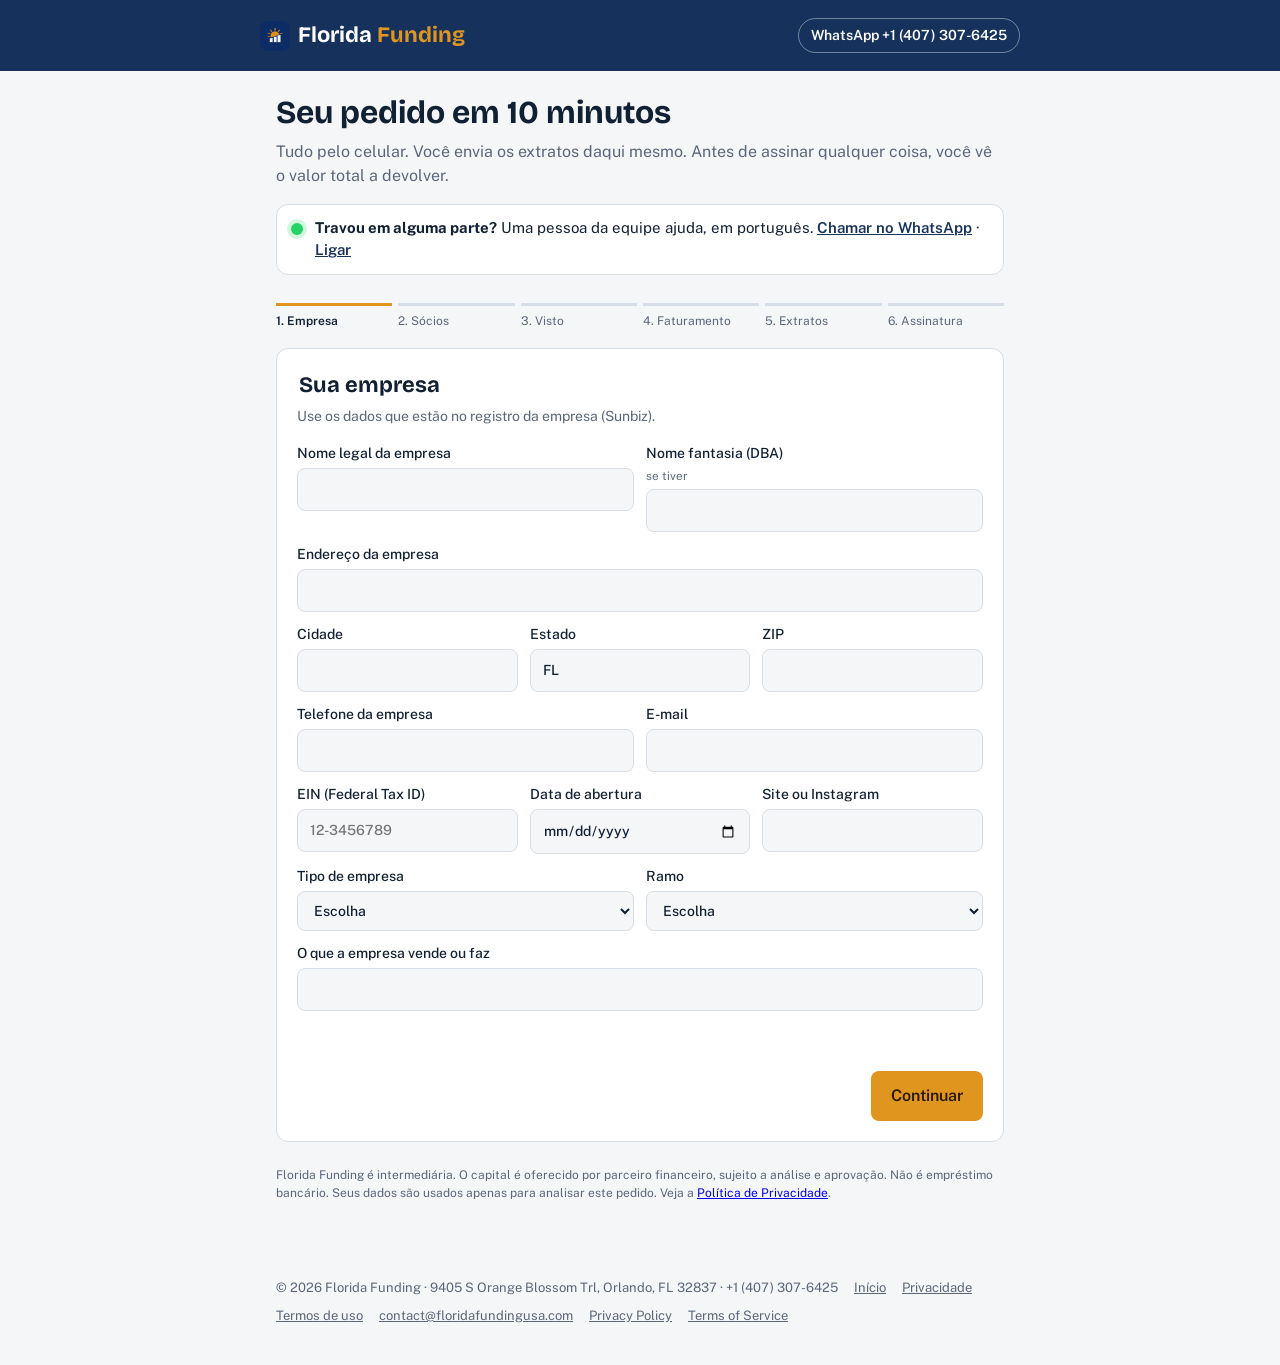
<file: aplicacao.html>
<!doctype html>
<html lang="pt-BR">
<head>
<meta charset="utf-8">
<meta name="viewport" content="width=device-width,initial-scale=1,viewport-fit=cover">
<title>Aplicação · Florida Funding</title>
<meta name="description" content="Capital de giro para empresas brasileiras em Orlando e Kissimmee. Aplicação em português, com envio de extratos pelo celular.">
<meta name="robots" content="noindex">
<link rel="canonical" href="https://floridafundingusa.com/aplicacao.html">
<link rel="icon" href="img/logo-icone.png" type="image/png">
<link rel="preconnect" href="https://fonts.googleapis.com">
<link rel="preconnect" href="https://fonts.gstatic.com" crossorigin>
<link rel="stylesheet" href="https://fonts.googleapis.com/css2?family=Bricolage+Grotesque:opsz,wght@12..96,600;12..96,700&family=Public+Sans:wght@400;500;600&display=swap">
<!-- META PIXEL: colar aqui
     Quando o Pixel do Meta for criado, descomente o bloco abaixo e troque SEU_PIXEL_ID.
     Evento sugerido no envio com sucesso: fbq('track','Lead') (já fica pronto na página obrigado.html).
<script>
!function(f,b,e,v,n,t,s){if(f.fbq)return;n=f.fbq=function(){n.callMethod?
n.callMethod.apply(n,arguments):n.queue.push(arguments)};if(!f._fbq)f._fbq=n;
n.push=n;n.loaded=!0;n.version='2.0';n.queue=[];t=b.createElement(e);t.async=!0;
t.src=v;s=b.getElementsByTagName(e)[0];s.parentNode.insertBefore(t,s)}(window,
document,'script','https://connect.facebook.net/en_US/fbevents.js');
fbq('init','SEU_PIXEL_ID');fbq('track','PageView');fbq('track','InitiateCheckout');
</script>
-->
<style>
/* ===== CONFIGURAÇÃO: endereço que recebe as aplicações (vazio = envio ainda não ligado) ===== */
:root{
  --bg:#f5f6f8;--surface:#fff;--ink:#122033;--muted:#5b6778;--line:#d7dde6;--accent:#e0951f;--navy:#16325c;--ok:#1f8a5b;--err:#b3261e;--chip:#eef1f6;
  --display:"Bricolage Grotesque",ui-sans-serif,system-ui,sans-serif;--body:"Public Sans",ui-sans-serif,system-ui,sans-serif;
}
@media (prefers-color-scheme:dark){:root{--bg:#0e1622;--surface:#152132;--ink:#e7edf5;--muted:#9aa8ba;--line:#2a3a51;--accent:#f0a93a;--navy:#8fb3ec;--ok:#4cc38a;--err:#f2867c;--chip:#1c2b40;color-scheme:dark}}
*{box-sizing:border-box}
body{margin:0;background:var(--bg);color:var(--ink);font:16px/1.5 var(--body)}
header{background:var(--navy);color:#fff;padding:18px 16px}
@media (prefers-color-scheme:dark){header{background:#0a1220}}
.hin{max-width:760px;margin:0 auto;display:flex;justify-content:space-between;align-items:center;gap:12px;flex-wrap:wrap}
.logo{font-family:var(--display);font-weight:700;font-size:22px}
.logo span{color:var(--accent)}
.wa{color:#fff;font-weight:600;text-decoration:none;border:1px solid rgba(255,255,255,.4);padding:6px 12px;border-radius:999px;font-size:14px}
.hero{max-width:760px;margin:0 auto;padding:24px 16px 4px}
h1{font-family:var(--display);font-size:clamp(24px,5vw,32px);line-height:1.15;margin:0 0 8px;text-wrap:balance}
.sub{color:var(--muted);margin:0}
.wrap{max-width:760px;margin:0 auto;padding:16px 16px 64px}
.steps{display:flex;gap:6px;margin:8px 0 18px;list-style:none;padding:0;overflow-x:auto}
.steps li{flex:1 0 90px;font-size:12px;color:var(--muted);border-top:3px solid var(--line);padding-top:6px}
.steps li.on{color:var(--ink);border-color:var(--accent);font-weight:600}
.steps li.ok{border-color:var(--ok)}
form{background:var(--surface);border:1px solid var(--line);border-radius:12px;padding:20px}
fieldset{border:0;padding:0;margin:0;display:none}
fieldset.on{display:block}
legend{font-family:var(--display);font-size:22px;font-weight:700;margin-bottom:4px}
.hint{color:var(--muted);font-size:14px;margin:0 0 16px}
.row{display:grid;grid-template-columns:repeat(auto-fit,minmax(200px,1fr));gap:12px;margin-bottom:12px}
label{display:flex;flex-direction:column;gap:4px;font-size:14px;font-weight:500;min-width:0}
label small{font-weight:400;color:var(--muted)}
input,select,textarea{font:inherit;padding:10px 12px;border:1px solid var(--line);border-radius:8px;background:var(--bg);color:var(--ink);width:100%}
input:focus,select:focus,textarea:focus{outline:2px solid var(--accent);outline-offset:1px}
.bad{border-color:var(--err)}
.chk{flex-direction:row;align-items:flex-start;gap:10px;font-weight:400}
.chk input{width:20px;height:20px;flex:0 0 auto;margin-top:2px}
h3{font-size:15px;margin:18px 0 8px;color:var(--navy)}
.drop{border:2px dashed var(--line);border-radius:10px;padding:14px;margin-bottom:12px}
.drop.over{border-color:var(--accent);background:var(--chip)}
.drop b{display:block}
.drop .files{list-style:none;padding:0;margin:8px 0 0;display:flex;flex-direction:column;gap:4px;font-size:14px}
.drop .files li{display:flex;justify-content:space-between;gap:8px;background:var(--chip);padding:6px 10px;border-radius:6px;min-width:0}
.drop .files li span{overflow:hidden;text-overflow:ellipsis;white-space:nowrap}
.drop .files button{all:unset;cursor:pointer;color:var(--err);font-size:13px}
.count{font-size:13px;color:var(--muted)}
.count.full{color:var(--ok);font-weight:600}
.nav{display:flex;justify-content:space-between;gap:12px;margin-top:20px}
button.btn{font:inherit;font-weight:600;padding:12px 20px;border-radius:8px;border:0;cursor:pointer;background:var(--accent);color:#2b1a00}
button.btn.ghost{background:transparent;color:var(--ink);border:1px solid var(--line)}
button.btn:focus-visible{outline:2px solid var(--navy);outline-offset:2px}
.err{color:var(--err);font-size:14px;min-height:20px;margin-top:8px}
.review{font-size:14px;background:var(--chip);border-radius:8px;padding:12px;max-height:280px;overflow:auto}
.review dt{font-weight:600;margin-top:6px}
.review dd{margin:0;color:var(--muted)}
.done{text-align:center;padding:24px 8px}
.legal{font-size:12px;color:var(--muted);margin-top:24px}
.hidden{display:none!important}
.logo a{color:inherit;text-decoration:none}
.human{display:flex;gap:12px;align-items:flex-start;margin-top:16px;background:var(--surface);border:1px solid var(--line);border-radius:12px;padding:12px 14px;font-size:15px}
.human .dot{width:12px;height:12px;border-radius:50%;background:#25d366;flex:0 0 auto;margin-top:6px;box-shadow:0 0 0 4px rgba(37,211,102,.2)}
.human a{color:var(--navy);font-weight:600}
.foot{max-width:760px;margin:0 auto;padding:0 16px 40px;font-size:13px;color:var(--muted);display:flex;flex-wrap:wrap;gap:8px 16px}
.foot a{color:var(--muted)}
</style>
</head>
<body>
<header><div class="hin"><div class="logo"><a href="index.html" aria-label="Florida Funding, página inicial"><img src="img/logo-icone.png" alt="" width="30" height="30" style="vertical-align:middle;border-radius:8px;margin-right:8px">Florida <span>Funding</span></a></div><a class="wa" href="https://wa.me/14073076425">WhatsApp +1 (407) 307-6425</a></div></header>

<div class="hero">
  <h1>Seu pedido em 10 minutos</h1>
  <p class="sub">Tudo pelo celular. Você envia os extratos daqui mesmo. Antes de assinar qualquer coisa, você vê o valor total a devolver.</p>
  <div class="human"><span class="dot" aria-hidden="true"></span><div><b>Travou em alguma parte?</b> Uma pessoa da equipe ajuda, em português. <a href="https://wa.me/14073076425">Chamar no WhatsApp</a> · <a href="tel:+14073076425">Ligar</a></div></div>
</div>

<div class="wrap">
<ol class="steps" id="steps"></ol>

<form id="f" novalidate>
<!-- Origem do anúncio: preenchidos automaticamente a partir da URL (?utm_source=...) -->
<input type="hidden" id="utm_source" name="utm_source">
<input type="hidden" id="utm_medium" name="utm_medium">
<input type="hidden" id="utm_campaign" name="utm_campaign">
<input type="hidden" id="utm_content" name="utm_content">
<input type="hidden" id="landing_page" name="landing_page">
<input type="hidden" id="referrer" name="referrer">
<!-- Armadilha anti-robô: pessoas não veem este campo; se vier preenchido, o servidor descarta -->
<div aria-hidden="true" style="position:absolute;left:-9999px;width:1px;height:1px;overflow:hidden"><label>Não preencha<input type="text" name="website_url" tabindex="-1" autocomplete="off"></label></div>
<!-- 1 EMPRESA -->
<fieldset data-step="Empresa" class="on">
  <legend>Sua empresa</legend>
  <p class="hint">Use os dados que estão no registro da empresa (Sunbiz).</p>
  <div class="row"><label>Nome legal da empresa<input id="legal_name" name="legal_name" required></label><label>Nome fantasia (DBA) <small>se tiver</small><input id="dba" name="dba"></label></div>
  <div class="row"><label>Endereço da empresa<input id="biz_address" name="biz_address" required></label></div>
  <div class="row"><label>Cidade<input id="biz_city" name="biz_city" required></label><label>Estado<input id="biz_state" name="biz_state" value="FL" required></label><label>ZIP<input id="biz_zip" name="biz_zip" inputmode="numeric" required></label></div>
  <div class="row"><label>Telefone da empresa<input id="biz_phone" name="biz_phone" type="tel" required></label><label>E-mail<input id="biz_email" name="biz_email" type="email" required></label></div>
  <div class="row"><label>EIN (Federal Tax ID)<input id="ein" name="ein" placeholder="12-3456789" required></label><label>Data de abertura<input id="start_date" name="start_date" type="date" required></label><label>Site ou Instagram<input id="website" name="website"></label></div>
  <div class="row">
    <label>Tipo de empresa<select id="entity" name="entity" required><option value="">Escolha</option><option>LLC</option><option>Corporation</option><option>Sole Proprietorship</option><option>Partnership</option><option>Outro</option></select></label>
    <label>Ramo<select id="biz_type" name="biz_type" required><option value="">Escolha</option><option>Limpeza</option><option>Construção / reforma</option><option>Restaurante / alimentação</option><option>Mercado / loja</option><option>Casas de temporada</option><option>Salão / barbearia / estética</option><option>Oficina / auto</option><option>Transporte</option><option>Paisagismo / piscina</option><option>Turismo</option><option>Outro</option></select></label>
  </div>
  <div class="row"><label>O que a empresa vende ou faz<input id="product" name="product" required></label></div>
</fieldset>

<!-- 2 SÓCIOS -->
<fieldset data-step="Sócios">
  <legend>Dono e sócio</legend>
  <p class="hint">Estes dados ficam protegidos e só vão para o parceiro financeiro.</p>
  <h3>Dono principal</h3>
  <div class="row"><label>Nome completo<input id="o_name" name="o_name" required></label><label>Cargo<input id="o_title" name="o_title" placeholder="Owner / CEO" required></label><label>% da empresa<input id="o_pct" name="o_pct" inputmode="numeric" required></label></div>
  <div class="row"><label>Endereço residencial<input id="o_address" name="o_address" required></label></div>
  <div class="row"><label>Cidade<input id="o_city" name="o_city" required></label><label>Estado<input id="o_state" name="o_state" required></label><label>ZIP<input id="o_zip" name="o_zip" inputmode="numeric" required></label></div>
  <div class="row"><label>SSN ou ITIN<input id="o_ssn" name="o_ssn" inputmode="numeric" autocomplete="off" required></label><label>Data de nascimento<input id="o_dob" name="o_dob" type="date" required></label><label>Celular (WhatsApp)<input id="o_cell" name="o_cell" type="tel" required></label></div>
  <label class="chk"><input type="checkbox" id="has_partner" name="has_partner" value="sim"> Tem sócio com 20% ou mais</label>
  <div id="partner" class="hidden">
    <h3>Sócio</h3>
    <div class="row"><label>Nome completo<input id="p_name" name="p_name"></label><label>Cargo<input id="p_title" name="p_title"></label><label>% da empresa<input id="p_pct" name="p_pct" inputmode="numeric"></label></div>
    <div class="row"><label>Endereço residencial<input id="p_address" name="p_address"></label></div>
    <div class="row"><label>SSN ou ITIN<input id="p_ssn" name="p_ssn" inputmode="numeric" autocomplete="off"></label><label>Data de nascimento<input id="p_dob" name="p_dob" type="date"></label><label>Celular<input id="p_cell" name="p_cell" type="tel"></label></div>
  </div>
</fieldset>

<!-- 3 VISTO -->
<fieldset data-step="Visto">
  <legend>Status nos EUA</legend>
  <p class="hint">Do dono principal. Ajuda o parceiro a montar a proposta certa.</p>
  <div class="row">
    <label>Status<select id="v_status" name="v_status" required><option value="">Escolha</option><option>Cidadão americano</option><option>Green card (residente permanente)</option><option>Visto de trabalho ou investidor</option><option>Pedido de green card em andamento</option><option>Outro</option></select></label>
    <label>Tipo de visto <small>se tiver</small><select id="v_type" name="v_type"><option value="">Não se aplica</option><option>E-2</option><option>L-1</option><option>EB-5</option><option>EB-2 NIW</option><option>H-1B</option><option>O-1</option><option>Outro</option></select></label>
  </div>
  <div class="row"><label>Válido até <small>se tiver data</small><input id="v_exp" name="v_exp" type="date"></label><label>Número do documento <small>opcional</small><input id="v_doc" name="v_doc" autocomplete="off"></label></div>
  <div class="drop" data-key="visa_doc" data-max="2"><b>Foto do green card ou visto <small class="count">(opcional, até 2 arquivos)</small></b><input type="file" id="f_visa" accept="application/pdf,image/*" multiple><ul class="files"></ul></div>
</fieldset>

<!-- 4 FATURAMENTO -->
<fieldset data-step="Faturamento">
  <legend>Faturamento e pedido</legend>
  <p class="hint">Olhe nos extratos da conta da empresa. Valor aproximado já ajuda.</p>
  <h3>Depósitos nos últimos 4 meses</h3>
  <div id="months"></div>
  <h3>Cartão</h3>
  <div class="row"><label>Maquininha ou sistema<input id="terminal" name="terminal" placeholder="Square, Clover, Stripe…"></label><label>Média vendida no cartão por mês ($)<input id="cc_volume" name="cc_volume" inputmode="decimal"></label></div>
  <h3>Situação atual</h3>
  <div class="row"><label>Empréstimos da empresa hoje (saldo $)<input id="loans" name="loans" inputmode="decimal" placeholder="0 se não tiver"></label><label>Adiantamento ativo? Com qual empresa<input id="cur_mca" name="cur_mca" placeholder="Não tenho"></label><label>Saldo do adiantamento ($)<input id="cur_mca_bal" name="cur_mca_bal" inputmode="decimal"></label></div>
  <div class="row">
    <label>Falência<select id="bankruptcy" name="bankruptcy"><option>Nunca</option><option>Há mais de 12 meses</option><option>Nos últimos 12 meses</option></select></label>
    <label>Penhora de imposto (tax lien)<select id="tax_lien" name="tax_lien"><option>Não</option><option>Sim, há mais de 12 meses</option><option>Sim, nos últimos 12 meses</option></select></label>
  </div>
  <h3>Seu pedido</h3>
  <div class="row"><label>Quanto precisa ($)<input id="amount" name="amount" inputmode="decimal" required></label>
  <label>Para quê<select id="purpose" name="purpose" required><option value="">Escolha</option><option>Equipamento</option><option>Estoque</option><option>Expansão / reforma</option><option>Contratar equipe</option><option>Marketing</option><option>Quitar dívidas</option><option>Impostos</option><option>Caixa do dia a dia</option><option>Outro</option></select></label></div>
</fieldset>

<!-- 5 EXTRATOS -->
<fieldset data-step="Extratos">
  <legend>Extratos</legend>
  <p class="hint">Os 4 últimos meses completos, todas as páginas, em PDF ou foto nítida. Baixe no app do banco em "Statements".</p>
  <div class="drop" data-key="bank" data-max="4" data-min="4"><b>Extratos da conta da empresa <small class="count">0 de 4</small></b><input type="file" id="f_bank" accept="application/pdf,image/*" multiple><ul class="files"></ul></div>
  <div class="drop" data-key="cc" data-max="4"><b>Extratos da maquininha de cartão <small class="count">0 de 4</small></b><input type="file" id="f_cc" accept="application/pdf,image/*" multiple><ul class="files"></ul><small class="hint">Se a empresa não aceita cartão, pode pular.</small></div>
</fieldset>

<!-- 6 ASSINATURA -->
<fieldset data-step="Assinatura">
  <legend>Revisar e assinar</legend>
  <dl class="review" id="review"></dl>
  <h3>Autorização</h3>
  <label class="chk"><input type="checkbox" id="auth" name="auth_credit" value="sim" required> Autorizo a Florida Funding e seu parceiro financeiro a consultar relatórios de crédito e verificar as informações enviadas, para analisar este pedido de capital para a empresa.</label>
  <label class="chk"><input type="checkbox" id="share" name="auth_share" value="sim" required> Autorizo enviar esta aplicação e os documentos ao parceiro financeiro. Sei que a Florida Funding é intermediária e que o pedido está sujeito a análise e aprovação.</label>
  <label class="chk"><input type="checkbox" id="contact" name="contact_ok" value="sim"> Aceito receber contato por WhatsApp, ligação ou SMS sobre este pedido.</label>
  <div class="row" style="margin-top:12px"><label>Assinatura: digite seu nome completo<input id="signature" name="signature" required></label></div>
</fieldset>

<div id="donebox" class="done hidden">
  <h2 style="font-family:var(--display)">Aplicação recebida</h2>
  <p>Vamos revisar os documentos e falar com você pelo WhatsApp em até 1 dia útil.</p>
</div>
<div id="offbox" class="done hidden">
  <h2 style="font-family:var(--display)">Quase lá</h2>
  <p>O envio pelo site está em ajuste. Fale com a gente no WhatsApp <b>+1 (407) 307-6425</b> para concluir.</p>
  <p><a href="https://wa.me/14073076425">Abrir WhatsApp</a></p>
</div>

<div class="err" id="err" role="alert"></div>
<div class="nav" id="navbtns"><button type="button" class="btn ghost" id="back">Voltar</button><button type="button" class="btn" id="next">Continuar</button></div>
</form>

<p class="legal">Florida Funding é intermediária. O capital é oferecido por parceiro financeiro, sujeito a análise e aprovação. Não é empréstimo bancário. Seus dados são usados apenas para analisar este pedido. Veja a <a href="privacidade.html">Política de Privacidade</a>.</p>
</div>
<footer class="foot"><span>© <span id="yr">2026</span> Florida Funding · 9405 S Orange Blossom Trl, Orlando, FL 32837 · +1 (407) 307-6425</span><a href="index.html">Início</a><a href="privacidade.html">Privacidade</a><a href="termos.html">Termos de uso</a><a href="mailto:contact@floridafundingusa.com">contact@floridafundingusa.com</a><a href="privacy-policy.html">Privacy Policy</a><a href="terms-of-service.html">Terms of Service</a></footer>

<script>
/* ===== CONFIGURAÇÃO DO ENVIO =====
   APPLICATION_ENDPOINT = endereço da função "receive-application" no Supabase NOVO da Florida Funding.
   Depois do deploy (ver backend/README.md), colar aqui, no formato:
     "https://SEU-PROJETO.supabase.co/functions/v1/receive-application"
   Enquanto ficar vazio (""), o formulário NÃO envia nada: mostra a tela "Quase lá" com o WhatsApp.
   O domínio *.supabase.co já está liberado no _headers (Content-Security-Policy, connect-src). */
const APPLICATION_ENDPOINT = "https://wazxfjchwujgwdfkbqoc.supabase.co/functions/v1/receive-application";
const THANK_YOU_PAGE = "obrigado.html";
const CONFIG={ endpoint: APPLICATION_ENDPOINT };
/* Origem do anúncio (UTM): lê da URL; se a pessoa navegou antes pelo site, usa o que ficou guardado na sessão */
(function(){const keys=["utm_source","utm_medium","utm_campaign","utm_content"];const q=new URLSearchParams(location.search);let saved={};
 try{saved=JSON.parse(sessionStorage.getItem("ff_utm")||"{}")}catch(e){}
 keys.forEach(k=>{const v=(q.get(k)||saved[k]||"").slice(0,200);const el=document.getElementById(k);if(el)el.value=v;if(v)saved[k]=v});
 try{sessionStorage.setItem("ff_utm",JSON.stringify(saved))}catch(e){}
 document.getElementById("landing_page").value=(saved.landing||location.pathname).slice(0,300);
 document.getElementById("referrer").value=(saved.referrer||document.referrer||"").slice(0,300);
 const y=document.getElementById("yr");if(y)y.textContent=new Date().getFullYear()})();
const sets=[...document.querySelectorAll("fieldset")];let step=0;const files={visa_doc:[],bank:[],cc:[]};
const months=document.getElementById("months");
["Mês passado","2 meses atrás","3 meses atrás","4 meses atrás"].forEach((m,i)=>{months.insertAdjacentHTML("beforeend",`<div class="row"><label>${m}: nº de depósitos<input id="m${i}_n" name="m${i}_n" inputmode="numeric"></label><label>Total depositado ($)<input id="m${i}_t" name="m${i}_t" inputmode="decimal" ${i<1?"required":""}></label><label>Dias negativos<input id="m${i}_neg" name="m${i}_neg" inputmode="numeric" value="0"></label></div>`)});
const stepsEl=document.getElementById("steps");
function paint(){sets.forEach((s,i)=>s.classList.toggle("on",i===step));stepsEl.innerHTML=sets.map((s,i)=>`<li class="${i===step?"on":i<step?"ok":""}">${i+1}. ${s.dataset.step}</li>`).join("");
 document.getElementById("back").style.visibility=step?"visible":"hidden";document.getElementById("next").textContent=step===sets.length-1?"Enviar aplicação":"Continuar";
 if(step===sets.length-1)review();document.getElementById("err").textContent="";window.scrollTo({top:0})}
function valid(){const s=sets[step];let ok=true;s.querySelectorAll("[required]").forEach(i=>{const bad=i.type==="checkbox"?!i.checked:!i.value.trim();i.classList.toggle("bad",bad);if(bad)ok=false});
 s.querySelectorAll(".drop[data-min]").forEach(d=>{if(files[d.dataset.key].length<+d.dataset.min){ok=false;d.classList.add("bad")}else d.classList.remove("bad")});
 if(!ok)document.getElementById("err").textContent=s.dataset.step==="Extratos"?"Envie os 4 extratos da conta da empresa.":"Preencha os campos marcados em vermelho.";return ok}
document.getElementById("has_partner").onchange=e=>document.getElementById("partner").classList.toggle("hidden",!e.target.checked);
document.querySelectorAll(".drop").forEach(d=>{const key=d.dataset.key,max=+d.dataset.max,inp=d.querySelector("input"),list=d.querySelector(".files"),cnt=d.querySelector(".count");
 const draw=()=>{list.innerHTML="";files[key].forEach((f,i)=>{const li=document.createElement("li");const sp=document.createElement("span");sp.textContent=f.name+" · "+(f.size/1048576).toFixed(1)+" MB";const b=document.createElement("button");b.type="button";b.textContent="remover";b.onclick=()=>{files[key].splice(i,1);draw()};li.append(sp,b);list.append(li)});
  if(cnt&&key!=="visa_doc"){cnt.textContent=files[key].length+" de "+max;cnt.classList.toggle("full",files[key].length>=max)}};
 const add=fl=>{for(const f of fl){if(files[key].length>=max)break;if(f.size>20*1048576){document.getElementById("err").textContent=f.name+" passa de 20 MB.";continue}files[key].push(f)}draw()};
 inp.onchange=()=>{add(inp.files);inp.value=""};
 d.addEventListener("dragover",e=>{e.preventDefault();d.classList.add("over")});d.addEventListener("dragleave",()=>d.classList.remove("over"));
 d.addEventListener("drop",e=>{e.preventDefault();d.classList.remove("over");add(e.dataTransfer.files)})});
function review(){const f=new FormData(document.getElementById("f"));const show=[["Empresa","legal_name"],["EIN","ein"],["Cidade","biz_city"],["Ramo","biz_type"],["Dono","o_name"],["Status nos EUA","v_status"],["Valor pedido","amount"],["Finalidade","purpose"]];
 const r=document.getElementById("review");r.innerHTML="";show.forEach(([l,k])=>{const dt=document.createElement("dt");dt.textContent=l;const dd=document.createElement("dd");dd.textContent=f.get(k)||"—";r.append(dt,dd)});
 const dt=document.createElement("dt");dt.textContent="Arquivos";const dd=document.createElement("dd");dd.textContent=`${files.bank.length} extratos do banco · ${files.cc.length} da maquininha · ${files.visa_doc.length} do visto`;r.append(dt,dd)}
async function submit(){const fd=new FormData(document.getElementById("f"));Object.entries(files).forEach(([k,l])=>l.forEach((f,i)=>fd.append(k+"_"+(i+1),f,f.name)));fd.append("submitted_at",new Date().toISOString());
 document.getElementById("navbtns").classList.add("hidden");sets.forEach(s=>s.classList.remove("on"));
 if(!CONFIG.endpoint){document.getElementById("offbox").classList.remove("hidden");return}
 document.getElementById("err").textContent="Enviando… não feche a página.";
 try{const r=await fetch(CONFIG.endpoint,{method:"POST",body:fd});let j={};try{j=await r.json()}catch(e){}
  if(!r.ok||!j.ok)throw 0;
  document.getElementById("err").textContent="";document.getElementById("donebox").classList.remove("hidden");
  try{sessionStorage.removeItem("ff_utm")}catch(e){}
  location.href=THANK_YOU_PAGE+"?ref="+encodeURIComponent(String(j.id||"").slice(0,8))}
 catch(e){document.getElementById("err").textContent="";document.getElementById("offbox").classList.remove("hidden")}}
document.getElementById("next").onclick=()=>{if(!valid())return;if(step===sets.length-1)return submit();step++;paint()};
document.getElementById("back").onclick=()=>{if(step){step--;paint()}};
paint();
</script>
</body>
</html>
</file>
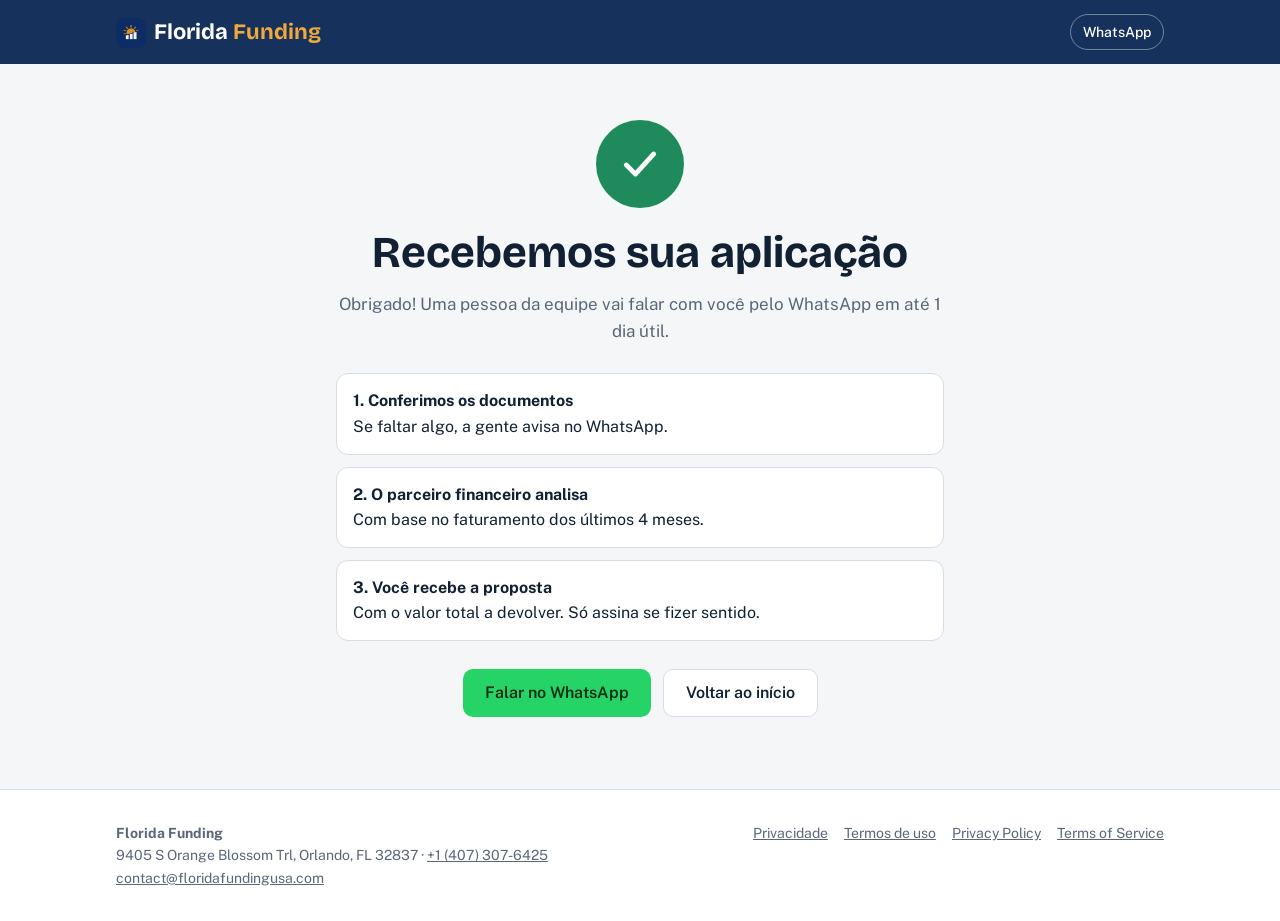
<file: obrigado.html>
<!doctype html>
<html lang="pt-BR">
<head>
<meta charset="utf-8">
<meta name="viewport" content="width=device-width,initial-scale=1,viewport-fit=cover">
<title>Aplicação recebida · Florida Funding</title>
<meta name="robots" content="noindex">
<meta name="theme-color" content="#16325c">
<link rel="icon" href="img/logo-icone.png" type="image/png">
<link rel="preconnect" href="https://fonts.googleapis.com">
<link rel="preconnect" href="https://fonts.gstatic.com" crossorigin>
<link rel="stylesheet" href="https://fonts.googleapis.com/css2?family=Bricolage+Grotesque:opsz,wght@12..96,600;12..96,700&family=Public+Sans:wght@400;500;600&display=swap">
<link rel="stylesheet" href="site.css">
<!-- META PIXEL: colar aqui (mesmo bloco da aplicacao.html, trocando os eventos por:
     fbq('track','PageView'); fbq('track','Lead');  ) -->
<style>
.thanks{max-width:640px;margin:0 auto;padding:56px 16px 72px;text-align:center}
.thanks .big{width:88px;height:88px;border-radius:50%;background:var(--ok);display:grid;place-items:center;margin:0 auto 20px;color:#fff}
.thanks .big svg{width:44px;height:44px}
.thanks h1{font-size:clamp(30px,6vw,44px);margin:0 0 12px}
.next{list-style:none;padding:0;margin:28px 0;text-align:left;display:flex;flex-direction:column;gap:12px}
.next li{background:var(--surface);border:1px solid var(--line);border-radius:12px;padding:14px 16px}
.next b{display:block}
.ref{color:var(--muted);font-size:14px}
</style>
</head>
<body>
<header class="top"><div class="in"><a class="logo" href="index.html"><img src="img/logo-icone.png" alt="" width="30" height="30" style="vertical-align:middle;border-radius:8px;margin-right:8px">Florida <span>Funding</span></a><nav aria-label="Principal"><a class="pill" href="https://wa.me/14073076425">WhatsApp</a></nav></div></header>

<main class="thanks">
  <div class="big" aria-hidden="true"><svg viewBox="0 0 24 24" fill="none" stroke="currentColor" stroke-width="2.6" stroke-linecap="round" stroke-linejoin="round"><path d="M4.5 12.5l5 5 10-11"/></svg></div>
  <h1>Recebemos sua aplicação</h1>
  <p class="lead" style="margin:0 auto">Obrigado! Uma pessoa da equipe vai falar com você pelo WhatsApp em até 1 dia útil.</p>
  <p class="ref" id="ref"></p>
  <ol class="next">
    <li><b>1. Conferimos os documentos</b>Se faltar algo, a gente avisa no WhatsApp.</li>
    <li><b>2. O parceiro financeiro analisa</b>Com base no faturamento dos últimos 4 meses.</li>
    <li><b>3. Você recebe a proposta</b>Com o valor total a devolver. Só assina se fizer sentido.</li>
  </ol>
  <div class="ctas" style="justify-content:center">
    <a class="btn wa" href="https://wa.me/14073076425">Falar no WhatsApp</a>
    <a class="btn soft" href="index.html">Voltar ao início</a>
  </div>
</main>

<footer class="foot"><div class="in"><div class="cols"><div><b>Florida Funding</b><br>9405 S Orange Blossom Trl, Orlando, FL 32837 · <a href="tel:+14073076425">+1 (407) 307-6425</a><br><a href="mailto:contact@floridafundingusa.com">contact@floridafundingusa.com</a></div><nav aria-label="Rodapé"><a href="privacidade.html">Privacidade</a><a href="termos.html">Termos de uso</a><a href="privacy-policy.html">Privacy Policy</a><a href="terms-of-service.html">Terms of Service</a></nav></div></div></footer>
<script>
(function(){var r=new URLSearchParams(location.search).get("ref");if(r&&/^[a-f0-9-]{4,12}$/i.test(r))document.getElementById("ref").textContent="Número do pedido: "+r.toUpperCase()})();
</script>
</body>
</html>
</file>
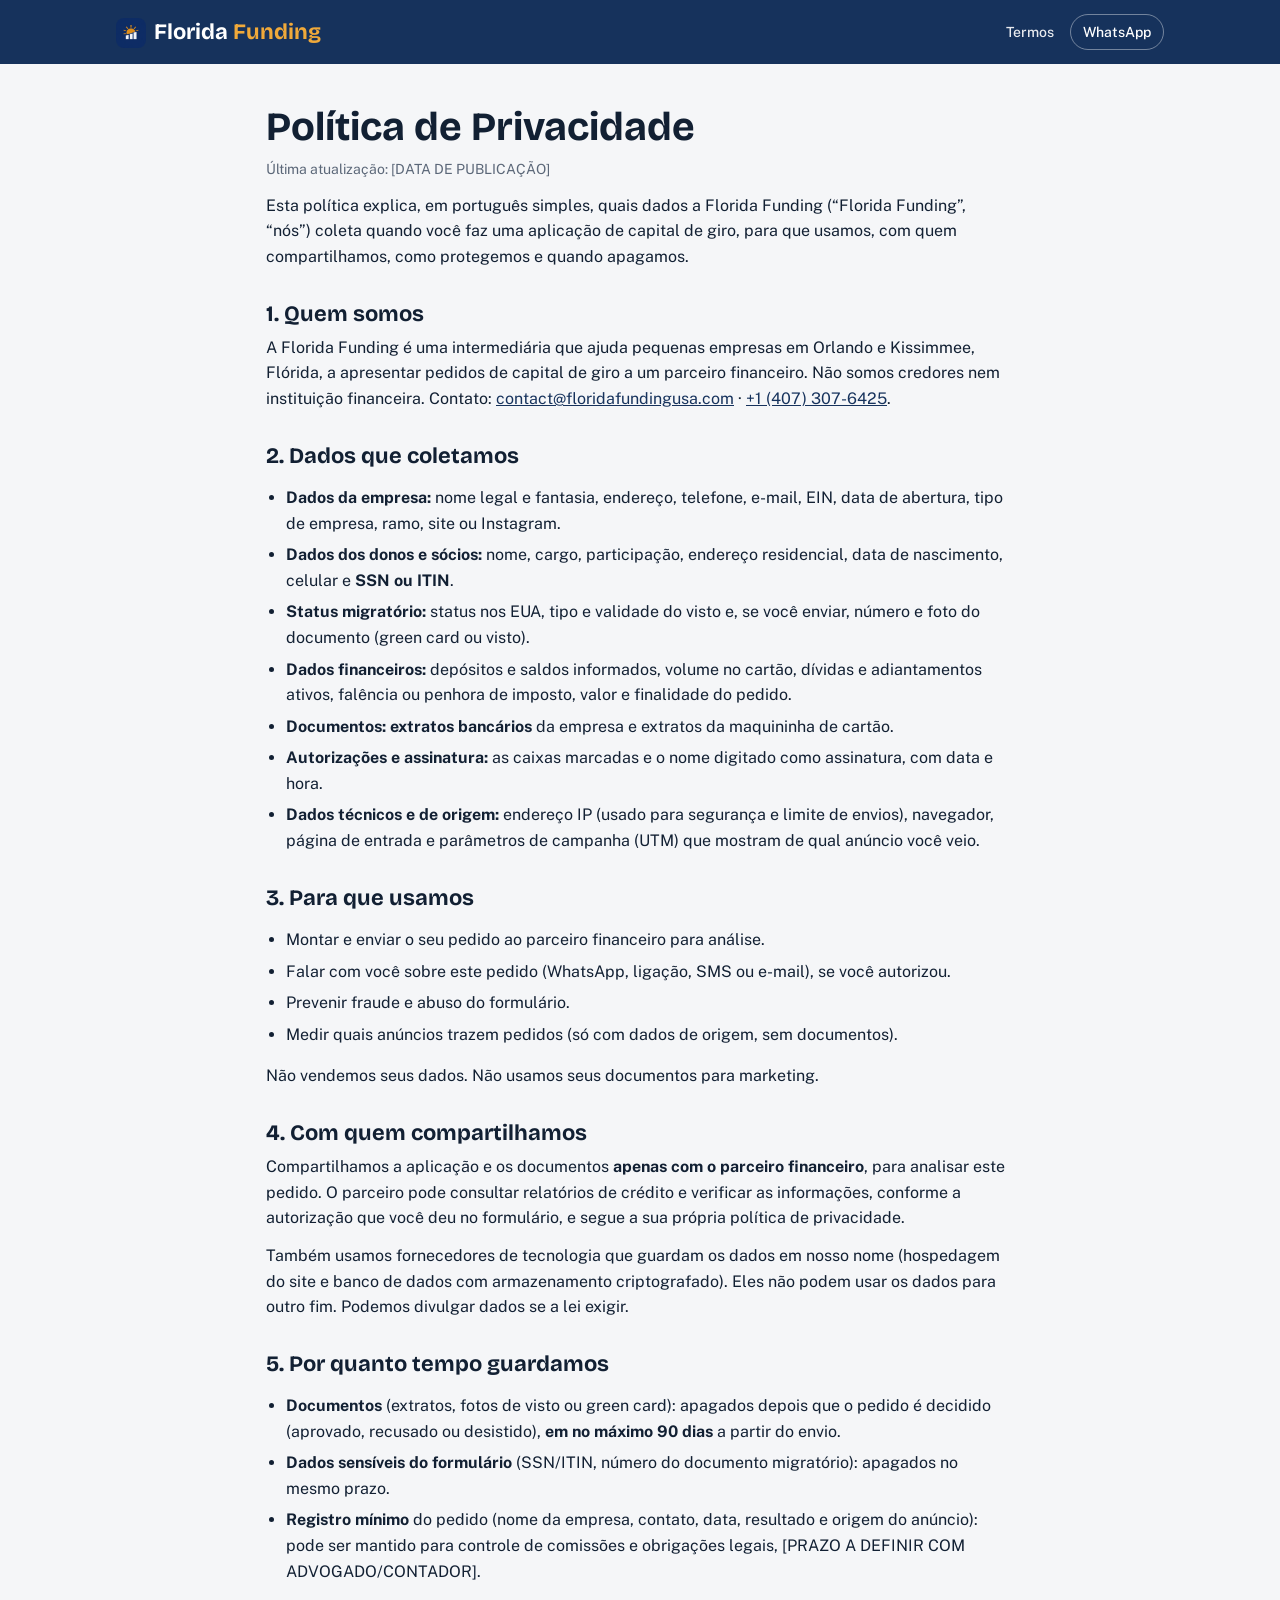
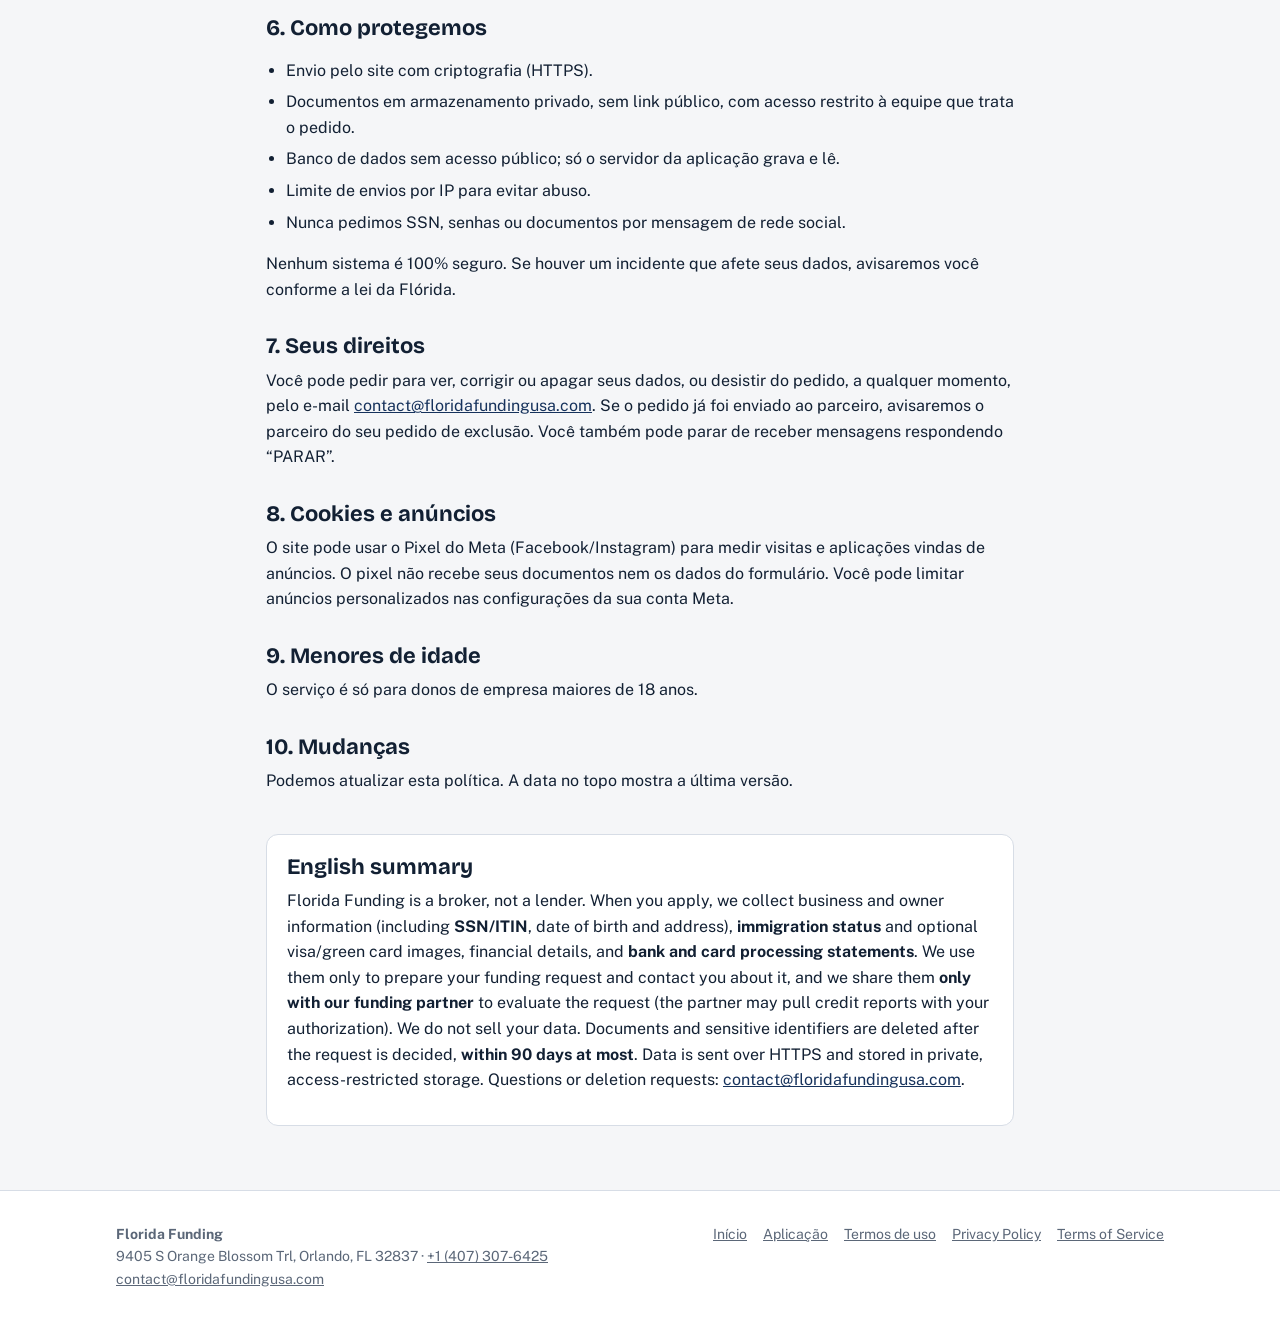
<file: privacidade.html>
<!doctype html>
<html lang="pt-BR">
<head>
<meta charset="utf-8">
<meta name="viewport" content="width=device-width,initial-scale=1,viewport-fit=cover">
<title>Política de Privacidade · Florida Funding</title>
<meta name="description" content="Como a Florida Funding coleta, usa, compartilha, protege e apaga os dados e documentos enviados na aplicação.">
<meta name="theme-color" content="#16325c">
<link rel="canonical" href="https://floridafundingusa.com/privacidade.html">
<link rel="icon" href="img/logo-icone.png" type="image/png">
<link rel="preconnect" href="https://fonts.googleapis.com">
<link rel="preconnect" href="https://fonts.gstatic.com" crossorigin>
<link rel="stylesheet" href="https://fonts.googleapis.com/css2?family=Bricolage+Grotesque:opsz,wght@12..96,600;12..96,700&family=Public+Sans:wght@400;500;600&display=swap">
<link rel="stylesheet" href="site.css">
</head>
<body>
<header class="top"><div class="in"><a class="logo" href="index.html"><img src="img/logo-icone.png" alt="" width="30" height="30" style="vertical-align:middle;border-radius:8px;margin-right:8px">Florida <span>Funding</span></a><nav aria-label="Principal"><a class="hide-sm" href="termos.html">Termos</a><a class="pill" href="https://wa.me/14073076425">WhatsApp</a></nav></div></header>

<main class="doc">
  <!-- [REVISAR COM ADVOGADO] Texto-base escrito sem revisão jurídica. Validar com advogado na Flórida antes de publicar (incl. GLBA/FTC Safeguards Rule, Florida Information Protection Act - FIPA, Fla. Stat. 501.171, e regras do parceiro financeiro). -->
  <h1>Política de Privacidade</h1>
  <p class="updated">Última atualização: [DATA DE PUBLICAÇÃO]</p>

  <p>Esta política explica, em português simples, quais dados a Florida Funding (“Florida Funding”, “nós”) coleta quando você faz uma aplicação de capital de giro, para que usamos, com quem compartilhamos, como protegemos e quando apagamos.</p>

  <h2>1. Quem somos</h2>
  <p>A Florida Funding é uma intermediária que ajuda pequenas empresas em Orlando e Kissimmee, Flórida, a apresentar pedidos de capital de giro a um parceiro financeiro. Não somos credores nem instituição financeira. Contato: <a href="mailto:contact@floridafundingusa.com">contact@floridafundingusa.com</a> · <a href="tel:+14073076425">+1 (407) 307-6425</a>.</p>

  <h2>2. Dados que coletamos</h2>
  <ul>
    <li><b>Dados da empresa:</b> nome legal e fantasia, endereço, telefone, e-mail, EIN, data de abertura, tipo de empresa, ramo, site ou Instagram.</li>
    <li><b>Dados dos donos e sócios:</b> nome, cargo, participação, endereço residencial, data de nascimento, celular e <b>SSN ou ITIN</b>.</li>
    <li><b>Status migratório:</b> status nos EUA, tipo e validade do visto e, se você enviar, número e foto do documento (green card ou visto).</li>
    <li><b>Dados financeiros:</b> depósitos e saldos informados, volume no cartão, dívidas e adiantamentos ativos, falência ou penhora de imposto, valor e finalidade do pedido.</li>
    <li><b>Documentos:</b> <b>extratos bancários</b> da empresa e extratos da maquininha de cartão.</li>
    <li><b>Autorizações e assinatura:</b> as caixas marcadas e o nome digitado como assinatura, com data e hora.</li>
    <li><b>Dados técnicos e de origem:</b> endereço IP (usado para segurança e limite de envios), navegador, página de entrada e parâmetros de campanha (UTM) que mostram de qual anúncio você veio.</li>
  </ul>

  <h2>3. Para que usamos</h2>
  <ul>
    <li>Montar e enviar o seu pedido ao parceiro financeiro para análise.</li>
    <li>Falar com você sobre este pedido (WhatsApp, ligação, SMS ou e-mail), se você autorizou.</li>
    <li>Prevenir fraude e abuso do formulário.</li>
    <li>Medir quais anúncios trazem pedidos (só com dados de origem, sem documentos).</li>
  </ul>
  <p>Não vendemos seus dados. Não usamos seus documentos para marketing.</p>

  <h2>4. Com quem compartilhamos</h2>
  <p>Compartilhamos a aplicação e os documentos <b>apenas com o parceiro financeiro</b>, para analisar este pedido. O parceiro pode consultar relatórios de crédito e verificar as informações, conforme a autorização que você deu no formulário, e segue a sua própria política de privacidade.</p>
  <p>Também usamos fornecedores de tecnologia que guardam os dados em nosso nome (hospedagem do site e banco de dados com armazenamento criptografado). Eles não podem usar os dados para outro fim. Podemos divulgar dados se a lei exigir.</p>

  <h2>5. Por quanto tempo guardamos</h2>
  <ul>
    <li><b>Documentos</b> (extratos, fotos de visto ou green card): apagados depois que o pedido é decidido (aprovado, recusado ou desistido), <b>em no máximo 90 dias</b> a partir do envio.</li>
    <li><b>Dados sensíveis do formulário</b> (SSN/ITIN, número do documento migratório): apagados no mesmo prazo.</li>
    <li><b>Registro mínimo</b> do pedido (nome da empresa, contato, data, resultado e origem do anúncio): pode ser mantido para controle de comissões e obrigações legais, [PRAZO A DEFINIR COM ADVOGADO/CONTADOR].</li>
  </ul>

  <h2>6. Como protegemos</h2>
  <ul>
    <li>Envio pelo site com criptografia (HTTPS).</li>
    <li>Documentos em armazenamento privado, sem link público, com acesso restrito à equipe que trata o pedido.</li>
    <li>Banco de dados sem acesso público; só o servidor da aplicação grava e lê.</li>
    <li>Limite de envios por IP para evitar abuso.</li>
    <li>Nunca pedimos SSN, senhas ou documentos por mensagem de rede social.</li>
  </ul>
  <p>Nenhum sistema é 100% seguro. Se houver um incidente que afete seus dados, avisaremos você conforme a lei da Flórida.</p>

  <h2>7. Seus direitos</h2>
  <p>Você pode pedir para ver, corrigir ou apagar seus dados, ou desistir do pedido, a qualquer momento, pelo e-mail <a href="mailto:contact@floridafundingusa.com">contact@floridafundingusa.com</a>. Se o pedido já foi enviado ao parceiro, avisaremos o parceiro do seu pedido de exclusão. Você também pode parar de receber mensagens respondendo “PARAR”.</p>

  <h2>8. Cookies e anúncios</h2>
  <p>O site pode usar o Pixel do Meta (Facebook/Instagram) para medir visitas e aplicações vindas de anúncios. O pixel não recebe seus documentos nem os dados do formulário. Você pode limitar anúncios personalizados nas configurações da sua conta Meta.</p>

  <h2>9. Menores de idade</h2>
  <p>O serviço é só para donos de empresa maiores de 18 anos.</p>

  <h2>10. Mudanças</h2>
  <p>Podemos atualizar esta política. A data no topo mostra a última versão.</p>

  <div class="en" lang="en">
    <h2>English summary</h2>
    <p>Florida Funding is a broker, not a lender. When you apply, we collect business and owner information (including <b>SSN/ITIN</b>, date of birth and address), <b>immigration status</b> and optional visa/green card images, financial details, and <b>bank and card processing statements</b>. We use them only to prepare your funding request and contact you about it, and we share them <b>only with our funding partner</b> to evaluate the request (the partner may pull credit reports with your authorization). We do not sell your data. Documents and sensitive identifiers are deleted after the request is decided, <b>within 90 days at most</b>. Data is sent over HTTPS and stored in private, access-restricted storage. Questions or deletion requests: <a href="mailto:contact@floridafundingusa.com">contact@floridafundingusa.com</a>.</p>
  </div>
</main>

<footer class="foot"><div class="in"><div class="cols"><div><b>Florida Funding</b><br>9405 S Orange Blossom Trl, Orlando, FL 32837 · <a href="tel:+14073076425">+1 (407) 307-6425</a><br><a href="mailto:contact@floridafundingusa.com">contact@floridafundingusa.com</a></div><nav aria-label="Rodapé"><a href="index.html">Início</a><a href="aplicacao.html">Aplicação</a><a href="termos.html">Termos de uso</a><a href="privacy-policy.html">Privacy Policy</a><a href="terms-of-service.html">Terms of Service</a></nav></div></div></footer>
</body>
</html>
</file>
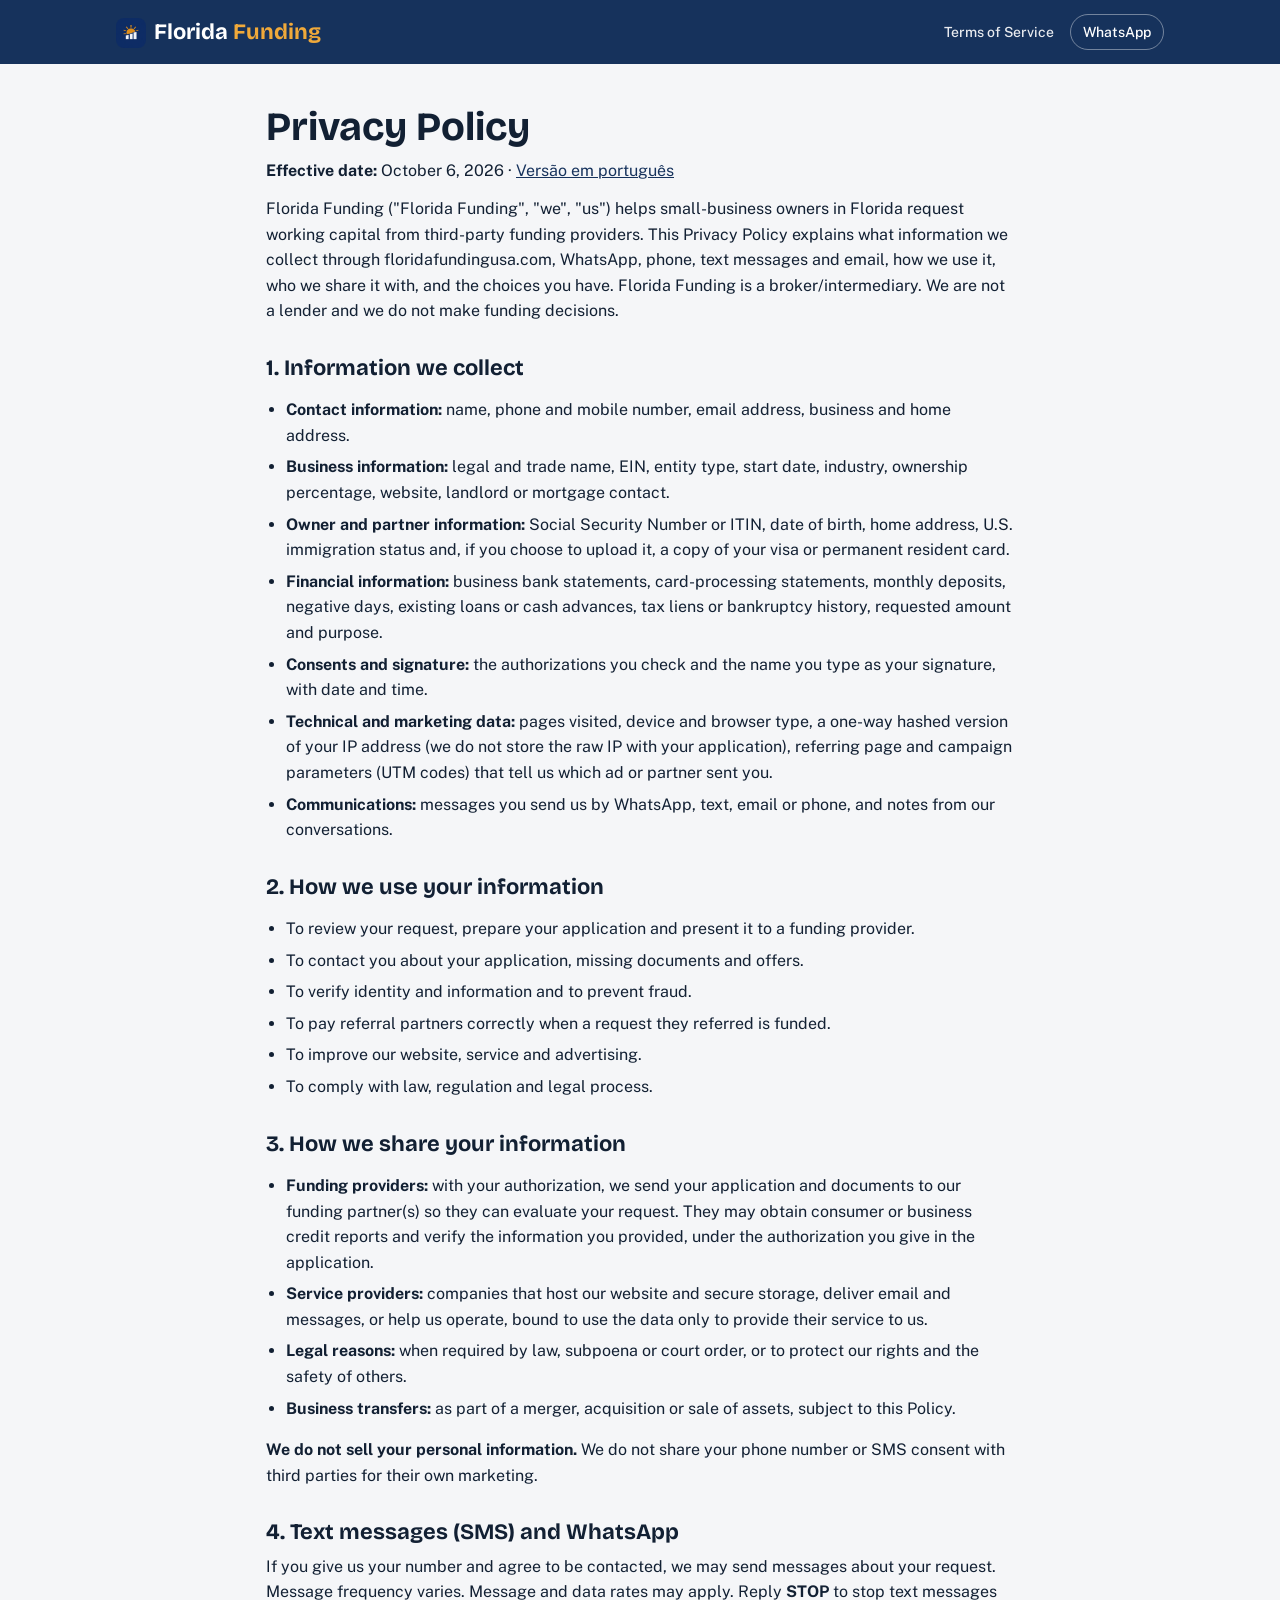
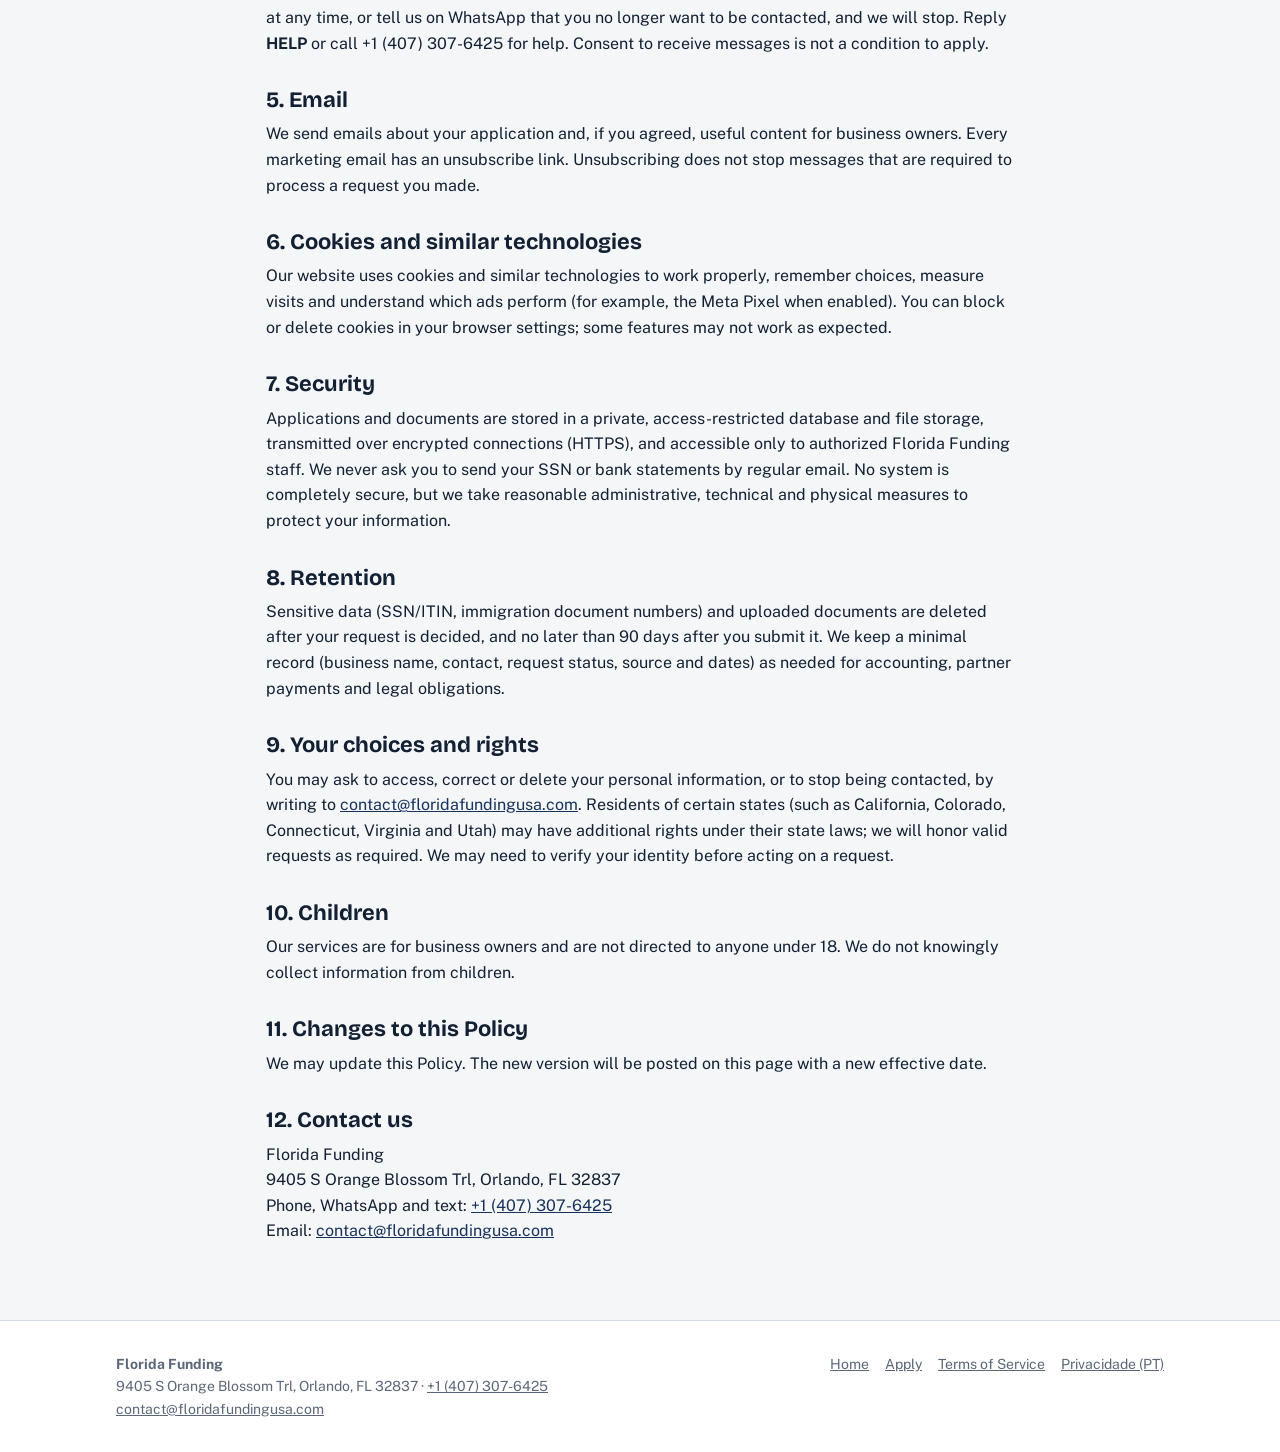
<file: privacy-policy.html>
<!doctype html>
<html lang="en">
<head>
<meta charset="utf-8">
<meta name="viewport" content="width=device-width,initial-scale=1,viewport-fit=cover">
<title>Privacy Policy · Florida Funding</title>
<meta name="description" content="How Florida Funding collects, uses, shares and protects information from business owners who request working capital.">
<meta name="theme-color" content="#16325c">
<link rel="canonical" href="https://floridafundingusa.com/privacy-policy.html">
<link rel="icon" href="img/logo-icone.png" type="image/png">
<link rel="preconnect" href="https://fonts.googleapis.com">
<link rel="preconnect" href="https://fonts.gstatic.com" crossorigin>
<link rel="stylesheet" href="https://fonts.googleapis.com/css2?family=Bricolage+Grotesque:opsz,wght@12..96,600;12..96,700&family=Public+Sans:wght@400;500;600&display=swap">
<link rel="stylesheet" href="site.css">
</head>
<body>
<header class="top"><div class="in"><a class="logo" href="index.html"><img src="img/logo-icone.png" alt="" width="30" height="30" style="vertical-align:middle;border-radius:8px;margin-right:8px">Florida <span>Funding</span></a><nav aria-label="Main"><a class="hide-sm" href="terms-of-service.html">Terms of Service</a><a class="pill" href="https://wa.me/14073076425">WhatsApp</a></nav></div></header>

<main class="doc">
  <!-- Base text pending review by a Florida attorney (task A4 in the internal panel). -->
  <h1>Privacy Policy</h1>
  <p><b>Effective date:</b> October 6, 2026 · <a href="privacidade.html">Versão em português</a></p>

  <p>Florida Funding ("Florida Funding", "we", "us") helps small-business owners in Florida request working capital from third-party funding providers. This Privacy Policy explains what information we collect through floridafundingusa.com, WhatsApp, phone, text messages and email, how we use it, who we share it with, and the choices you have. Florida Funding is a broker/intermediary. We are not a lender and we do not make funding decisions.</p>

  <h2>1. Information we collect</h2>
  <ul>
    <li><b>Contact information:</b> name, phone and mobile number, email address, business and home address.</li>
    <li><b>Business information:</b> legal and trade name, EIN, entity type, start date, industry, ownership percentage, website, landlord or mortgage contact.</li>
    <li><b>Owner and partner information:</b> Social Security Number or ITIN, date of birth, home address, U.S. immigration status and, if you choose to upload it, a copy of your visa or permanent resident card.</li>
    <li><b>Financial information:</b> business bank statements, card-processing statements, monthly deposits, negative days, existing loans or cash advances, tax liens or bankruptcy history, requested amount and purpose.</li>
    <li><b>Consents and signature:</b> the authorizations you check and the name you type as your signature, with date and time.</li>
    <li><b>Technical and marketing data:</b> pages visited, device and browser type, a one-way hashed version of your IP address (we do not store the raw IP with your application), referring page and campaign parameters (UTM codes) that tell us which ad or partner sent you.</li>
    <li><b>Communications:</b> messages you send us by WhatsApp, text, email or phone, and notes from our conversations.</li>
  </ul>

  <h2>2. How we use your information</h2>
  <ul>
    <li>To review your request, prepare your application and present it to a funding provider.</li>
    <li>To contact you about your application, missing documents and offers.</li>
    <li>To verify identity and information and to prevent fraud.</li>
    <li>To pay referral partners correctly when a request they referred is funded.</li>
    <li>To improve our website, service and advertising.</li>
    <li>To comply with law, regulation and legal process.</li>
  </ul>

  <h2>3. How we share your information</h2>
  <ul>
    <li><b>Funding providers:</b> with your authorization, we send your application and documents to our funding partner(s) so they can evaluate your request. They may obtain consumer or business credit reports and verify the information you provided, under the authorization you give in the application.</li>
    <li><b>Service providers:</b> companies that host our website and secure storage, deliver email and messages, or help us operate, bound to use the data only to provide their service to us.</li>
    <li><b>Legal reasons:</b> when required by law, subpoena or court order, or to protect our rights and the safety of others.</li>
    <li><b>Business transfers:</b> as part of a merger, acquisition or sale of assets, subject to this Policy.</li>
  </ul>
  <p><b>We do not sell your personal information.</b> We do not share your phone number or SMS consent with third parties for their own marketing.</p>

  <h2>4. Text messages (SMS) and WhatsApp</h2>
  <p>If you give us your number and agree to be contacted, we may send messages about your request. Message frequency varies. Message and data rates may apply. Reply <b>STOP</b> to stop text messages at any time, or tell us on WhatsApp that you no longer want to be contacted, and we will stop. Reply <b>HELP</b> or call +1 (407) 307-6425 for help. Consent to receive messages is not a condition to apply.</p>

  <h2>5. Email</h2>
  <p>We send emails about your application and, if you agreed, useful content for business owners. Every marketing email has an unsubscribe link. Unsubscribing does not stop messages that are required to process a request you made.</p>

  <h2>6. Cookies and similar technologies</h2>
  <p>Our website uses cookies and similar technologies to work properly, remember choices, measure visits and understand which ads perform (for example, the Meta Pixel when enabled). You can block or delete cookies in your browser settings; some features may not work as expected.</p>

  <h2>7. Security</h2>
  <p>Applications and documents are stored in a private, access-restricted database and file storage, transmitted over encrypted connections (HTTPS), and accessible only to authorized Florida Funding staff. We never ask you to send your SSN or bank statements by regular email. No system is completely secure, but we take reasonable administrative, technical and physical measures to protect your information.</p>

  <h2>8. Retention</h2>
  <p>Sensitive data (SSN/ITIN, immigration document numbers) and uploaded documents are deleted after your request is decided, and no later than 90 days after you submit it. We keep a minimal record (business name, contact, request status, source and dates) as needed for accounting, partner payments and legal obligations.</p>

  <h2>9. Your choices and rights</h2>
  <p>You may ask to access, correct or delete your personal information, or to stop being contacted, by writing to <a href="mailto:contact@floridafundingusa.com">contact@floridafundingusa.com</a>. Residents of certain states (such as California, Colorado, Connecticut, Virginia and Utah) may have additional rights under their state laws; we will honor valid requests as required. We may need to verify your identity before acting on a request.</p>

  <h2>10. Children</h2>
  <p>Our services are for business owners and are not directed to anyone under 18. We do not knowingly collect information from children.</p>

  <h2>11. Changes to this Policy</h2>
  <p>We may update this Policy. The new version will be posted on this page with a new effective date.</p>

  <h2>12. Contact us</h2>
  <p>Florida Funding<br>9405 S Orange Blossom Trl, Orlando, FL 32837<br>Phone, WhatsApp and text: <a href="tel:+14073076425">+1 (407) 307-6425</a><br>Email: <a href="mailto:contact@floridafundingusa.com">contact@floridafundingusa.com</a></p>
</main>

<footer class="foot"><div class="in"><div class="cols"><div><b>Florida Funding</b><br>9405 S Orange Blossom Trl, Orlando, FL 32837 · <a href="tel:+14073076425">+1 (407) 307-6425</a><br><a href="mailto:contact@floridafundingusa.com">contact@floridafundingusa.com</a></div><nav aria-label="Footer"><a href="index.html">Home</a><a href="aplicacao.html">Apply</a><a href="terms-of-service.html">Terms of Service</a><a href="privacidade.html">Privacidade (PT)</a></nav></div></div></footer>
</body>
</html>
</file>
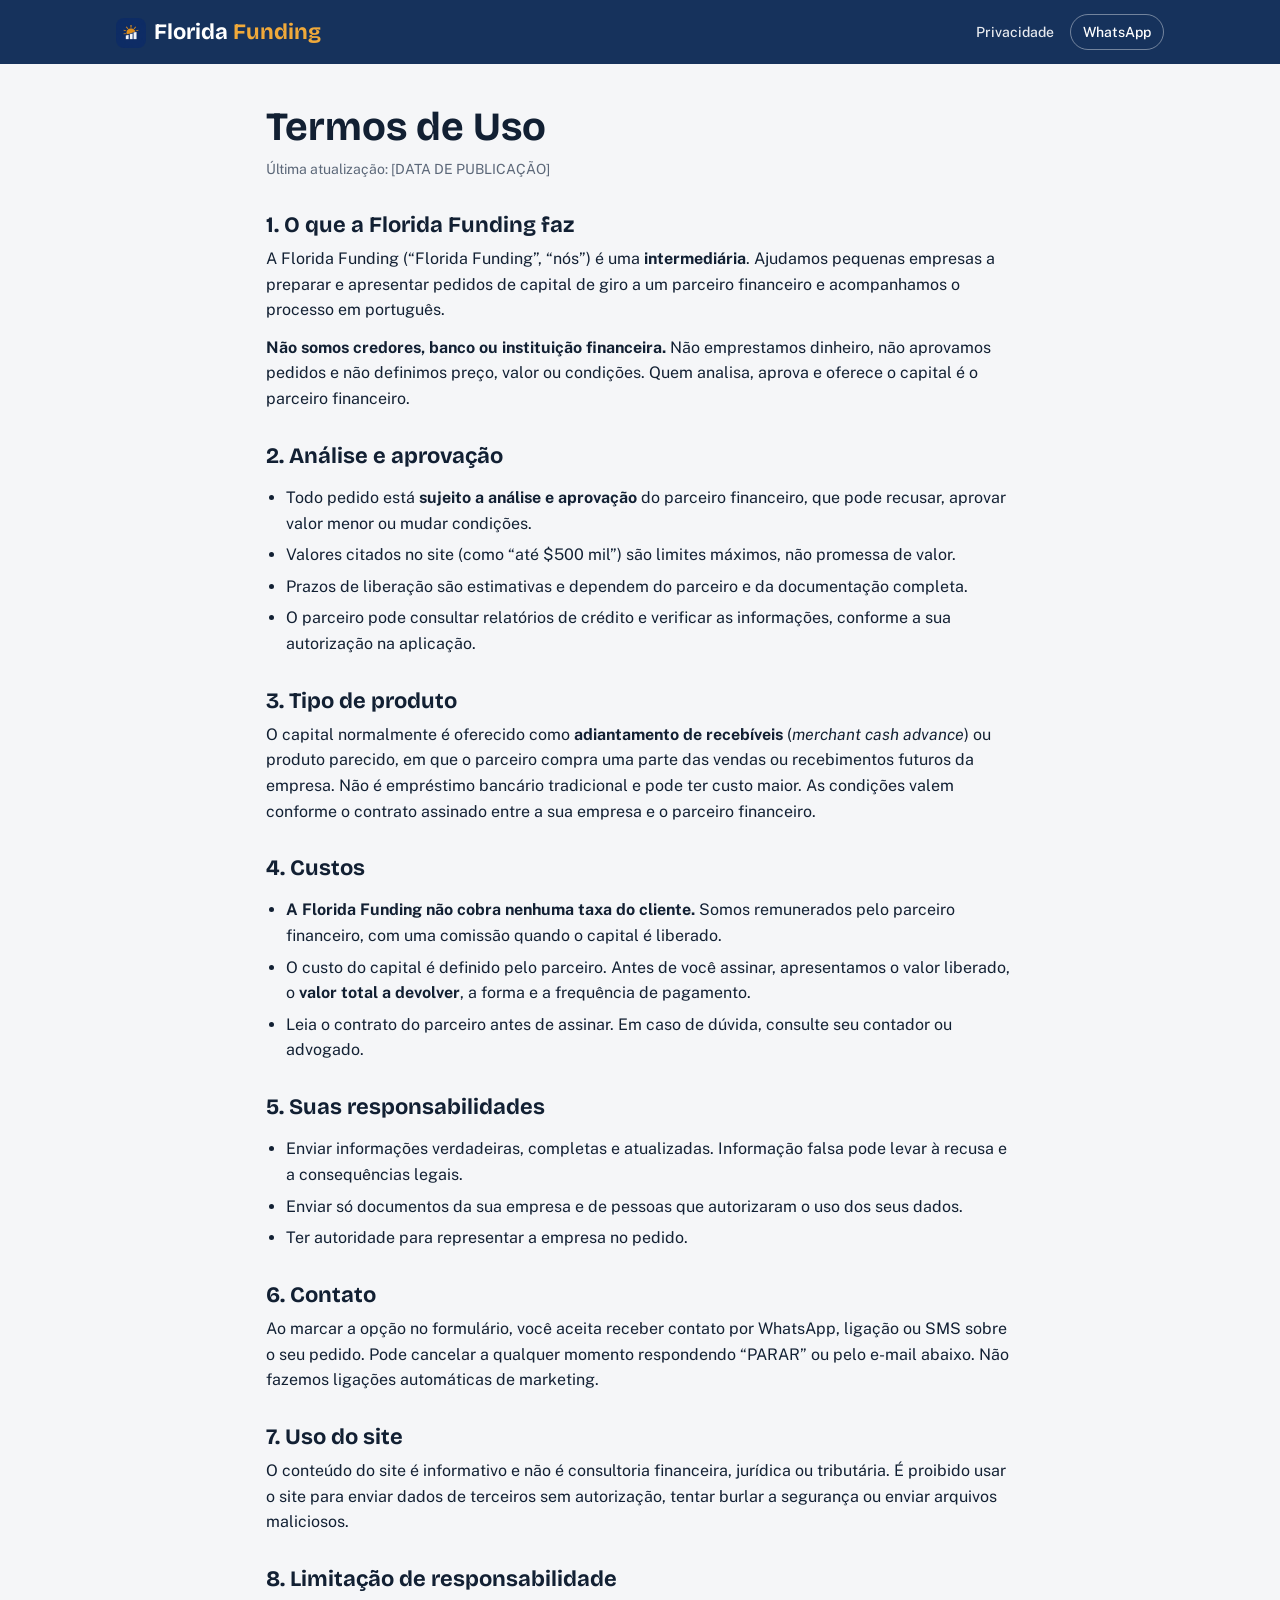
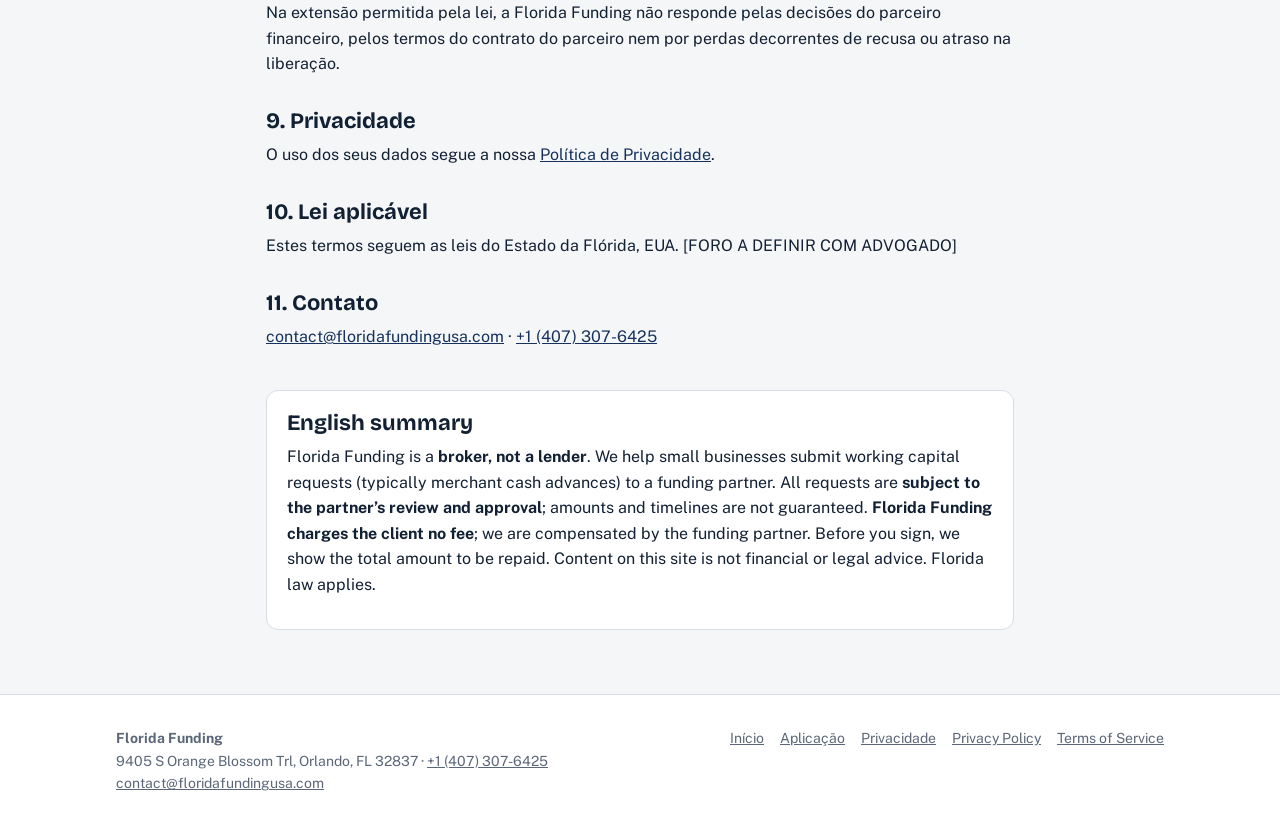
<file: termos.html>
<!doctype html>
<html lang="pt-BR">
<head>
<meta charset="utf-8">
<meta name="viewport" content="width=device-width,initial-scale=1,viewport-fit=cover">
<title>Termos de Uso · Florida Funding</title>
<meta name="description" content="Termos de uso do site da Florida Funding e aviso legal: somos intermediários, não credores; todo pedido está sujeito a análise e aprovação.">
<meta name="theme-color" content="#16325c">
<link rel="canonical" href="https://floridafundingusa.com/termos.html">
<link rel="icon" href="img/logo-icone.png" type="image/png">
<link rel="preconnect" href="https://fonts.googleapis.com">
<link rel="preconnect" href="https://fonts.gstatic.com" crossorigin>
<link rel="stylesheet" href="https://fonts.googleapis.com/css2?family=Bricolage+Grotesque:opsz,wght@12..96,600;12..96,700&family=Public+Sans:wght@400;500;600&display=swap">
<link rel="stylesheet" href="site.css">
</head>
<body>
<header class="top"><div class="in"><a class="logo" href="index.html"><img src="img/logo-icone.png" alt="" width="30" height="30" style="vertical-align:middle;border-radius:8px;margin-right:8px">Florida <span>Funding</span></a><nav aria-label="Principal"><a class="hide-sm" href="privacidade.html">Privacidade</a><a class="pill" href="https://wa.me/14073076425">WhatsApp</a></nav></div></header>

<main class="doc">
  <!-- [REVISAR COM ADVOGADO] Texto-base sem revisão jurídica. Validar com advogado na Flórida antes de publicar (incl. Florida Commercial Financing Disclosure Law, Fla. Stat. 559.961-559.9615, registro/licença exigidos para broker, TCPA para contato por SMS/ligação, foro e lei aplicável). -->
  <h1>Termos de Uso</h1>
  <p class="updated">Última atualização: [DATA DE PUBLICAÇÃO]</p>

  <h2>1. O que a Florida Funding faz</h2>
  <p>A Florida Funding (“Florida Funding”, “nós”) é uma <b>intermediária</b>. Ajudamos pequenas empresas a preparar e apresentar pedidos de capital de giro a um parceiro financeiro e acompanhamos o processo em português.</p>
  <p><b>Não somos credores, banco ou instituição financeira.</b> Não emprestamos dinheiro, não aprovamos pedidos e não definimos preço, valor ou condições. Quem analisa, aprova e oferece o capital é o parceiro financeiro.</p>

  <h2>2. Análise e aprovação</h2>
  <ul>
    <li>Todo pedido está <b>sujeito a análise e aprovação</b> do parceiro financeiro, que pode recusar, aprovar valor menor ou mudar condições.</li>
    <li>Valores citados no site (como “até $500 mil”) são limites máximos, não promessa de valor.</li>
    <li>Prazos de liberação são estimativas e dependem do parceiro e da documentação completa.</li>
    <li>O parceiro pode consultar relatórios de crédito e verificar as informações, conforme a sua autorização na aplicação.</li>
  </ul>

  <h2>3. Tipo de produto</h2>
  <p>O capital normalmente é oferecido como <b>adiantamento de recebíveis</b> (<i>merchant cash advance</i>) ou produto parecido, em que o parceiro compra uma parte das vendas ou recebimentos futuros da empresa. Não é empréstimo bancário tradicional e pode ter custo maior. As condições valem conforme o contrato assinado entre a sua empresa e o parceiro financeiro.</p>

  <h2>4. Custos</h2>
  <ul>
    <li><b>A Florida Funding não cobra nenhuma taxa do cliente.</b> Somos remunerados pelo parceiro financeiro, com uma comissão quando o capital é liberado.</li>
    <li>O custo do capital é definido pelo parceiro. Antes de você assinar, apresentamos o valor liberado, o <b>valor total a devolver</b>, a forma e a frequência de pagamento.</li>
    <li>Leia o contrato do parceiro antes de assinar. Em caso de dúvida, consulte seu contador ou advogado.</li>
  </ul>

  <h2>5. Suas responsabilidades</h2>
  <ul>
    <li>Enviar informações verdadeiras, completas e atualizadas. Informação falsa pode levar à recusa e a consequências legais.</li>
    <li>Enviar só documentos da sua empresa e de pessoas que autorizaram o uso dos seus dados.</li>
    <li>Ter autoridade para representar a empresa no pedido.</li>
  </ul>

  <h2>6. Contato</h2>
  <p>Ao marcar a opção no formulário, você aceita receber contato por WhatsApp, ligação ou SMS sobre o seu pedido. Pode cancelar a qualquer momento respondendo “PARAR” ou pelo e-mail abaixo. Não fazemos ligações automáticas de marketing.</p>

  <h2>7. Uso do site</h2>
  <p>O conteúdo do site é informativo e não é consultoria financeira, jurídica ou tributária. É proibido usar o site para enviar dados de terceiros sem autorização, tentar burlar a segurança ou enviar arquivos maliciosos.</p>

  <h2>8. Limitação de responsabilidade</h2>
  <p>Na extensão permitida pela lei, a Florida Funding não responde pelas decisões do parceiro financeiro, pelos termos do contrato do parceiro nem por perdas decorrentes de recusa ou atraso na liberação.</p>

  <h2>9. Privacidade</h2>
  <p>O uso dos seus dados segue a nossa <a href="privacidade.html">Política de Privacidade</a>.</p>

  <h2>10. Lei aplicável</h2>
  <p>Estes termos seguem as leis do Estado da Flórida, EUA. [FORO A DEFINIR COM ADVOGADO]</p>

  <h2>11. Contato</h2>
  <p><a href="mailto:contact@floridafundingusa.com">contact@floridafundingusa.com</a> · <a href="tel:+14073076425">+1 (407) 307-6425</a></p>

  <div class="en" lang="en">
    <h2>English summary</h2>
    <p>Florida Funding is a <b>broker, not a lender</b>. We help small businesses submit working capital requests (typically merchant cash advances) to a funding partner. All requests are <b>subject to the partner’s review and approval</b>; amounts and timelines are not guaranteed. <b>Florida Funding charges the client no fee</b>; we are compensated by the funding partner. Before you sign, we show the total amount to be repaid. Content on this site is not financial or legal advice. Florida law applies.</p>
  </div>
</main>

<footer class="foot"><div class="in"><div class="cols"><div><b>Florida Funding</b><br>9405 S Orange Blossom Trl, Orlando, FL 32837 · <a href="tel:+14073076425">+1 (407) 307-6425</a><br><a href="mailto:contact@floridafundingusa.com">contact@floridafundingusa.com</a></div><nav aria-label="Rodapé"><a href="index.html">Início</a><a href="aplicacao.html">Aplicação</a><a href="privacidade.html">Privacidade</a><a href="privacy-policy.html">Privacy Policy</a><a href="terms-of-service.html">Terms of Service</a></nav></div></div></footer>
</body>
</html>
</file>
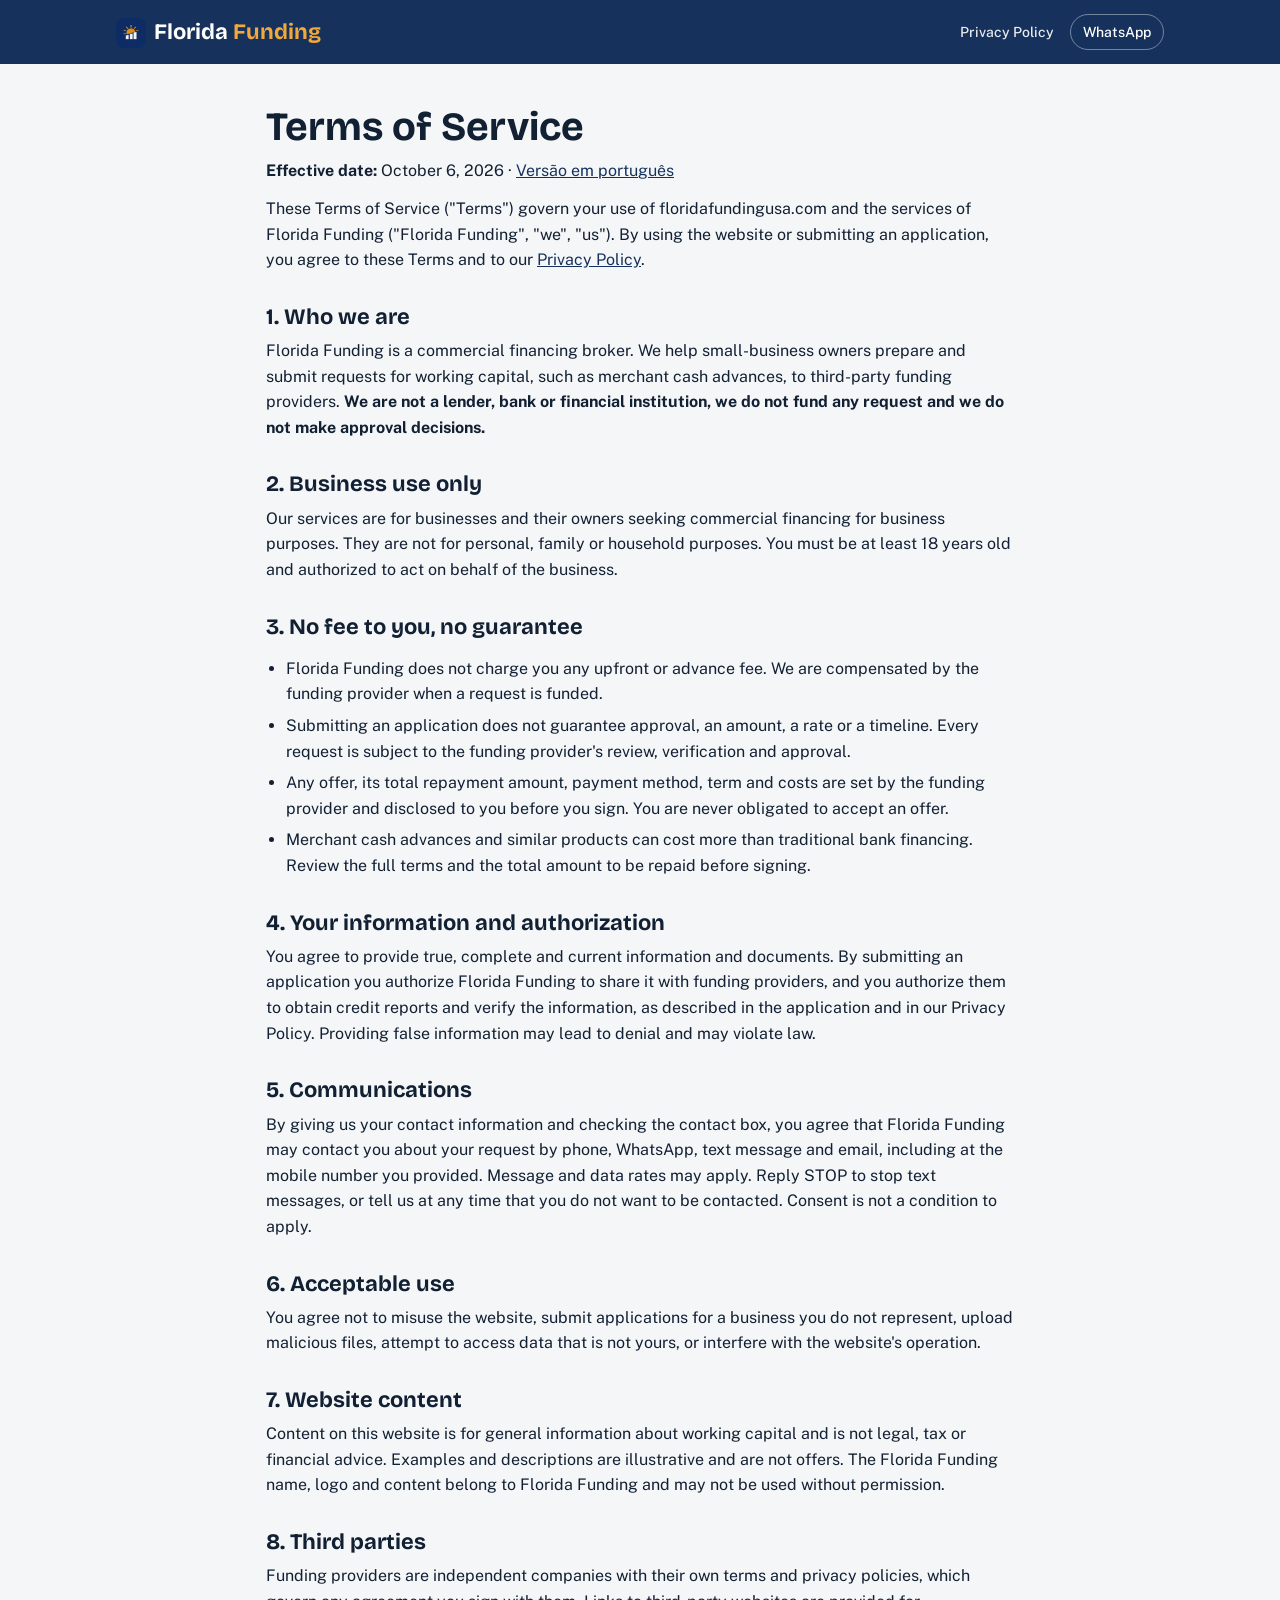
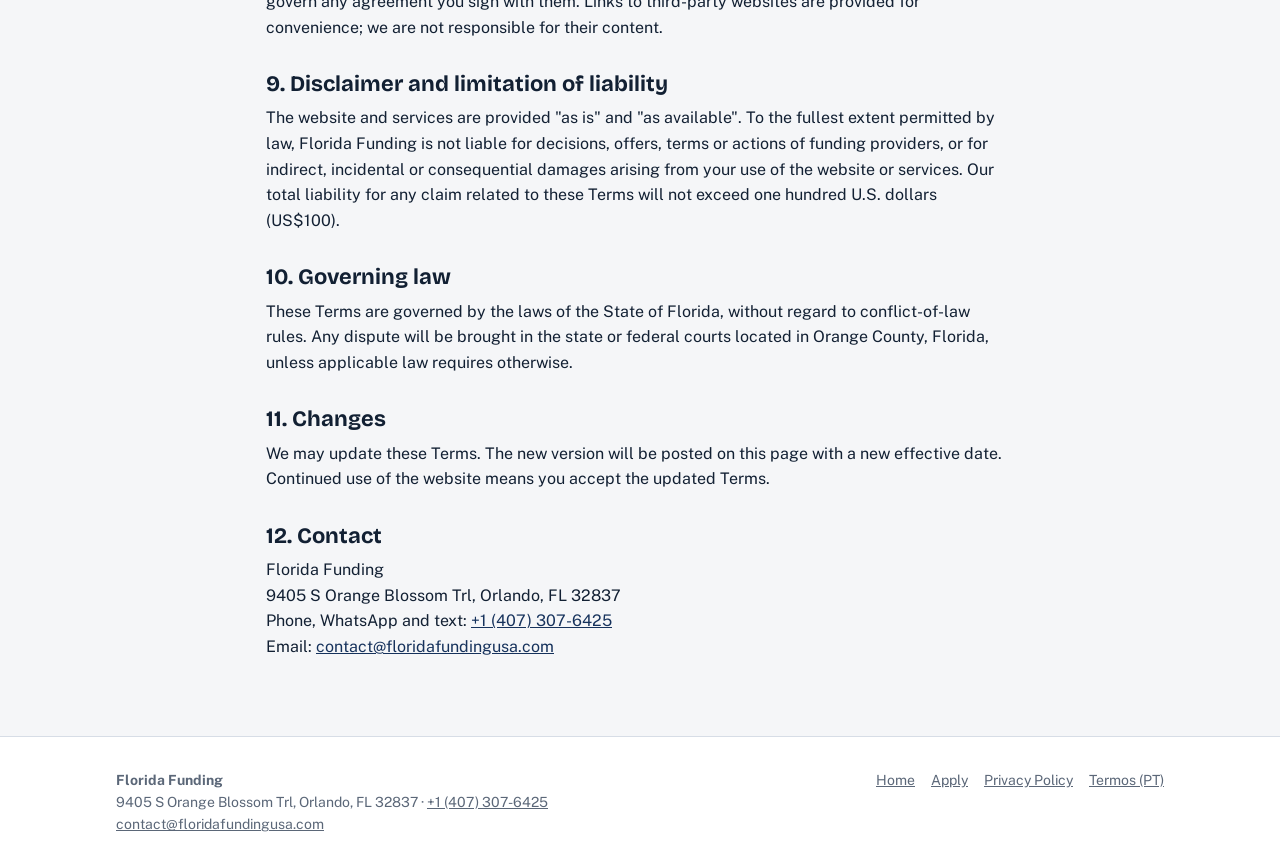
<file: terms-of-service.html>
<!doctype html>
<html lang="en">
<head>
<meta charset="utf-8">
<meta name="viewport" content="width=device-width,initial-scale=1,viewport-fit=cover">
<title>Terms of Service · Florida Funding</title>
<meta name="description" content="Terms of Service for floridafundingusa.com. Florida Funding is a broker, not a lender. All requests are subject to review and approval by third-party funding providers.">
<meta name="theme-color" content="#16325c">
<link rel="canonical" href="https://floridafundingusa.com/terms-of-service.html">
<link rel="icon" href="img/logo-icone.png" type="image/png">
<link rel="preconnect" href="https://fonts.googleapis.com">
<link rel="preconnect" href="https://fonts.gstatic.com" crossorigin>
<link rel="stylesheet" href="https://fonts.googleapis.com/css2?family=Bricolage+Grotesque:opsz,wght@12..96,600;12..96,700&family=Public+Sans:wght@400;500;600&display=swap">
<link rel="stylesheet" href="site.css">
</head>
<body>
<header class="top"><div class="in"><a class="logo" href="index.html"><img src="img/logo-icone.png" alt="" width="30" height="30" style="vertical-align:middle;border-radius:8px;margin-right:8px">Florida <span>Funding</span></a><nav aria-label="Main"><a class="hide-sm" href="privacy-policy.html">Privacy Policy</a><a class="pill" href="https://wa.me/14073076425">WhatsApp</a></nav></div></header>

<main class="doc">
  <!-- Base text pending review by a Florida attorney (task A4 in the internal panel). -->
  <h1>Terms of Service</h1>
  <p><b>Effective date:</b> October 6, 2026 · <a href="termos.html">Versão em português</a></p>

  <p>These Terms of Service ("Terms") govern your use of floridafundingusa.com and the services of Florida Funding ("Florida Funding", "we", "us"). By using the website or submitting an application, you agree to these Terms and to our <a href="privacy-policy.html">Privacy Policy</a>.</p>

  <h2>1. Who we are</h2>
  <p>Florida Funding is a commercial financing broker. We help small-business owners prepare and submit requests for working capital, such as merchant cash advances, to third-party funding providers. <b>We are not a lender, bank or financial institution, we do not fund any request and we do not make approval decisions.</b></p>

  <h2>2. Business use only</h2>
  <p>Our services are for businesses and their owners seeking commercial financing for business purposes. They are not for personal, family or household purposes. You must be at least 18 years old and authorized to act on behalf of the business.</p>

  <h2>3. No fee to you, no guarantee</h2>
  <ul>
    <li>Florida Funding does not charge you any upfront or advance fee. We are compensated by the funding provider when a request is funded.</li>
    <li>Submitting an application does not guarantee approval, an amount, a rate or a timeline. Every request is subject to the funding provider's review, verification and approval.</li>
    <li>Any offer, its total repayment amount, payment method, term and costs are set by the funding provider and disclosed to you before you sign. You are never obligated to accept an offer.</li>
    <li>Merchant cash advances and similar products can cost more than traditional bank financing. Review the full terms and the total amount to be repaid before signing.</li>
  </ul>

  <h2>4. Your information and authorization</h2>
  <p>You agree to provide true, complete and current information and documents. By submitting an application you authorize Florida Funding to share it with funding providers, and you authorize them to obtain credit reports and verify the information, as described in the application and in our Privacy Policy. Providing false information may lead to denial and may violate law.</p>

  <h2>5. Communications</h2>
  <p>By giving us your contact information and checking the contact box, you agree that Florida Funding may contact you about your request by phone, WhatsApp, text message and email, including at the mobile number you provided. Message and data rates may apply. Reply STOP to stop text messages, or tell us at any time that you do not want to be contacted. Consent is not a condition to apply.</p>

  <h2>6. Acceptable use</h2>
  <p>You agree not to misuse the website, submit applications for a business you do not represent, upload malicious files, attempt to access data that is not yours, or interfere with the website's operation.</p>

  <h2>7. Website content</h2>
  <p>Content on this website is for general information about working capital and is not legal, tax or financial advice. Examples and descriptions are illustrative and are not offers. The Florida Funding name, logo and content belong to Florida Funding and may not be used without permission.</p>

  <h2>8. Third parties</h2>
  <p>Funding providers are independent companies with their own terms and privacy policies, which govern any agreement you sign with them. Links to third-party websites are provided for convenience; we are not responsible for their content.</p>

  <h2>9. Disclaimer and limitation of liability</h2>
  <p>The website and services are provided "as is" and "as available". To the fullest extent permitted by law, Florida Funding is not liable for decisions, offers, terms or actions of funding providers, or for indirect, incidental or consequential damages arising from your use of the website or services. Our total liability for any claim related to these Terms will not exceed one hundred U.S. dollars (US$100).</p>

  <h2>10. Governing law</h2>
  <p>These Terms are governed by the laws of the State of Florida, without regard to conflict-of-law rules. Any dispute will be brought in the state or federal courts located in Orange County, Florida, unless applicable law requires otherwise.</p>

  <h2>11. Changes</h2>
  <p>We may update these Terms. The new version will be posted on this page with a new effective date. Continued use of the website means you accept the updated Terms.</p>

  <h2>12. Contact</h2>
  <p>Florida Funding<br>9405 S Orange Blossom Trl, Orlando, FL 32837<br>Phone, WhatsApp and text: <a href="tel:+14073076425">+1 (407) 307-6425</a><br>Email: <a href="mailto:contact@floridafundingusa.com">contact@floridafundingusa.com</a></p>
</main>

<footer class="foot"><div class="in"><div class="cols"><div><b>Florida Funding</b><br>9405 S Orange Blossom Trl, Orlando, FL 32837 · <a href="tel:+14073076425">+1 (407) 307-6425</a><br><a href="mailto:contact@floridafundingusa.com">contact@floridafundingusa.com</a></div><nav aria-label="Footer"><a href="index.html">Home</a><a href="aplicacao.html">Apply</a><a href="privacy-policy.html">Privacy Policy</a><a href="termos.html">Termos (PT)</a></nav></div></div></footer>
</body>
</html>
</file>
<file: site.css>
/* Florida Funding — estilo compartilhado (index, privacidade, termos, obrigado).
   A aplicacao.html tem o próprio estilo embutido, com os mesmos tokens. */
:root{
  --bg:#f5f6f8;--surface:#fff;--ink:#122033;--muted:#5b6778;--line:#d7dde6;--accent:#e0951f;--accent-ink:#2b1a00;
  --navy:#16325c;--navy-deep:#0f2443;--ok:#1f8a5b;--chip:#eef1f6;
  --display:"Bricolage Grotesque",ui-sans-serif,system-ui,sans-serif;--body:"Public Sans",ui-sans-serif,system-ui,sans-serif;
  --max:1080px;--r:12px;
}
@media (prefers-color-scheme:dark){:root{--bg:#0e1622;--surface:#152132;--ink:#e7edf5;--muted:#9aa8ba;--line:#2a3a51;--accent:#f0a93a;--navy:#8fb3ec;--navy-deep:#0a1220;--ok:#4cc38a;--chip:#1c2b40;color-scheme:dark}}
*{box-sizing:border-box}
html{-webkit-text-size-adjust:100%;scroll-behavior:smooth}
body{margin:0;background:var(--bg);color:var(--ink);font:16px/1.6 var(--body)}
img,svg{max-width:100%}
a{color:var(--navy)}
:focus-visible{outline:2px solid var(--accent);outline-offset:2px}
.skip{position:absolute;left:-9999px}.skip:focus{left:16px;top:8px;background:var(--surface);padding:8px 12px;z-index:10}
.in{max-width:var(--max);margin:0 auto;padding:0 16px}
h1,h2,h3{font-family:var(--display);line-height:1.15;text-wrap:balance}
h2{font-size:clamp(26px,4.5vw,36px);margin:0 0 8px}
h3{font-size:19px;margin:0 0 6px}
p{margin:0 0 12px}
.lead{color:var(--muted);font-size:17px;max-width:62ch}

/* Topo */
.top{background:var(--navy-deep);color:#fff}
@media (prefers-color-scheme:light){.top{background:#16325c}}
.top .in{display:flex;justify-content:space-between;align-items:center;gap:12px;padding-top:14px;padding-bottom:14px;flex-wrap:wrap}
.logo{font-family:var(--display);font-weight:700;font-size:22px;color:#fff;text-decoration:none}
.logo span{color:#f0a93a}
.top nav{display:flex;gap:16px;align-items:center;flex-wrap:wrap}
.top nav a{color:#fff;text-decoration:none;font-size:14px;font-weight:500;opacity:.9}
.top nav a:hover{opacity:1;text-decoration:underline}
.top nav .pill{border:1px solid rgba(255,255,255,.4);padding:6px 12px;border-radius:999px;opacity:1}
@media (max-width:640px){.top nav .hide-sm{display:none}}

/* Botões */
.btn{display:inline-flex;align-items:center;justify-content:center;gap:8px;font:600 16px/1 var(--body);padding:14px 22px;border-radius:10px;text-decoration:none;border:0;cursor:pointer;min-height:48px}
.btn.gold{background:var(--accent);color:var(--accent-ink)}
.btn.gold:hover{filter:brightness(1.05)}
.btn.line{background:transparent;color:inherit;border:1px solid currentColor}
.ctas{display:flex;gap:12px;flex-wrap:wrap;margin-top:20px}

/* Hero */
.hero{background:linear-gradient(180deg,#16325c 0%,#1d3f72 100%);color:#fff;padding:48px 0 56px}
@media (prefers-color-scheme:dark){.hero{background:linear-gradient(180deg,#0a1220 0%,#12223a 100%)}}
.hero h1{font-size:clamp(32px,7vw,56px);margin:0 0 16px;max-width:18ch}
.hero h1 em{font-style:normal;color:#f0a93a}
.hero .lead{color:#d6e0ee;font-size:clamp(17px,2.4vw,20px)}
.hero .btn.line{color:#fff}
.facts{list-style:none;padding:0;margin:28px 0 0;display:grid;grid-template-columns:repeat(auto-fit,minmax(180px,1fr));gap:12px}
.facts li{border-left:3px solid #f0a93a;padding:4px 0 4px 12px;font-size:15px;color:#d6e0ee}
.facts b{display:block;color:#fff;font-family:var(--display);font-size:22px}

/* Seções */
section{padding:56px 0}
section.alt{background:var(--surface);border-top:1px solid var(--line);border-bottom:1px solid var(--line)}
.kicker{font-size:13px;font-weight:600;letter-spacing:.08em;text-transform:uppercase;color:var(--accent);margin-bottom:6px}

.steps{list-style:none;padding:0;margin:28px 0 0;display:grid;grid-template-columns:repeat(auto-fit,minmax(220px,1fr));gap:16px;counter-reset:s}
.steps li{background:var(--surface);border:1px solid var(--line);border-radius:var(--r);padding:20px;counter-increment:s;position:relative}
section.alt .steps li{background:var(--bg)}
.steps li::before{content:counter(s);display:inline-grid;place-items:center;width:36px;height:36px;border-radius:50%;background:var(--accent);color:var(--accent-ink);font:700 18px var(--display);margin-bottom:10px}
.steps p{color:var(--muted);margin:0;font-size:15px}

.grid{display:grid;grid-template-columns:repeat(auto-fit,minmax(220px,1fr));gap:12px;margin-top:24px}
.card{background:var(--bg);border:1px solid var(--line);border-radius:var(--r);padding:16px 18px}
.card h3{font-size:17px;margin-bottom:4px}
.card p{color:var(--muted);font-size:14px;margin:0}

.check{list-style:none;padding:0;margin:24px 0 0;display:grid;grid-template-columns:repeat(auto-fit,minmax(280px,1fr));gap:10px 24px}
.check li{position:relative;padding-left:32px}
.check li::before{content:"";position:absolute;left:0;top:3px;width:20px;height:20px;border-radius:50%;background:var(--ok)}
.check li::after{content:"";position:absolute;left:7px;top:7px;width:5px;height:9px;border:solid #fff;border-width:0 2px 2px 0;transform:rotate(45deg)}
.check small{display:block;color:var(--muted)}
.note{margin-top:24px;background:var(--chip);border-radius:var(--r);padding:16px 18px}

.faq{margin-top:24px;display:flex;flex-direction:column;gap:10px;max-width:820px}
.faq details{background:var(--surface);border:1px solid var(--line);border-radius:var(--r);padding:0 18px}
.faq summary{cursor:pointer;font-weight:600;padding:16px 0;list-style:none;display:flex;justify-content:space-between;gap:12px}
.faq summary::-webkit-details-marker{display:none}
.faq summary::after{content:"+";font:700 22px/1 var(--display);color:var(--accent)}
.faq details[open] summary::after{content:"−"}
.faq details p{color:var(--muted)}

.cta-final{background:#16325c;color:#fff;text-align:center}
@media (prefers-color-scheme:dark){.cta-final{background:#0a1220}}
.cta-final .lead{color:#d6e0ee;margin:0 auto}
.cta-final .ctas{justify-content:center}
.cta-final .btn.line{color:#fff}

/* Páginas de texto (privacidade/termos) */
.doc{max-width:780px;margin:0 auto;padding:40px 16px 64px}
.doc h1{font-size:clamp(28px,5vw,40px);margin:0 0 8px}
.doc h2{font-size:22px;margin:32px 0 8px}
.doc ul{padding-left:20px}
.doc li{margin-bottom:6px}
.review-flag{display:inline-block;background:#fff3cd;color:#5c3d00;border:1px solid #e0b24a;border-radius:8px;padding:6px 12px;font-weight:700;font-size:14px;margin-bottom:16px}
.updated{color:var(--muted);font-size:14px}
.en{margin-top:40px;padding:20px;border:1px solid var(--line);border-radius:var(--r);background:var(--surface)}
.en h2{margin-top:0}

/* Rodapé */
.foot{background:var(--surface);border-top:1px solid var(--line);padding:32px 0 96px;font-size:14px;color:var(--muted)}
.foot .cols{display:flex;flex-wrap:wrap;gap:16px 32px;justify-content:space-between}
.foot a{color:var(--muted)}
.foot nav{display:flex;flex-wrap:wrap;gap:8px 16px}
.foot .disc{margin-top:16px;font-size:13px;max-width:80ch}

/* Barra fixa no celular */
.bar{position:fixed;left:0;right:0;bottom:0;display:flex;gap:8px;padding:10px 12px calc(10px + env(safe-area-inset-bottom));background:var(--surface);border-top:1px solid var(--line);z-index:5}
.bar .btn{flex:1;padding:12px 10px;font-size:15px}
@media (min-width:760px){.bar{display:none}.foot{padding-bottom:32px}}

/* ===== v2: mais visual, sensação de facilidade ===== */
.hero2{background:#16325c;color:#fff;overflow:hidden}
@media (prefers-color-scheme:dark){.hero2{background:#0a1220}}
.hero2 .in{display:grid;grid-template-columns:1fr;gap:28px;padding-top:40px;padding-bottom:48px;align-items:center}
@media (min-width:900px){.hero2 .in{grid-template-columns:1.05fr .95fr;padding-top:64px;padding-bottom:72px}}
.hero2 h1{font-size:clamp(34px,7vw,58px);margin:0 0 16px}
.hero2 h1 em{font-style:normal;color:#f0a93a}
.hero2 .lead{color:#d6e0ee;font-size:clamp(17px,2.4vw,20px)}
.hero2 .btn.line{color:#fff}
.ph{position:relative;border-radius:20px;overflow:hidden;background:linear-gradient(135deg,#1d3f72,#2b5a96 60%,#e0951f);aspect-ratio:4/3}
.ph img{position:absolute;inset:0;width:100%;height:100%;object-fit:cover;display:block}
.ph.noimg img{display:none}
.ph .tag{position:absolute;left:14px;bottom:14px;background:rgba(255,255,255,.95);color:#122033;border-radius:12px;padding:10px 14px;font-weight:600;font-size:15px;box-shadow:0 6px 20px rgba(0,0,0,.18);display:flex;align-items:center;gap:10px;max-width:calc(100% - 28px)}
.ph .tag i{width:10px;height:10px;border-radius:50%;background:#1f8a5b;flex:0 0 auto}
.trust{display:flex;flex-wrap:wrap;gap:8px;margin-top:20px;padding:0;list-style:none}
.trust li{background:rgba(255,255,255,.1);border:1px solid rgba(255,255,255,.2);padding:6px 12px;border-radius:999px;font-size:14px}

.center{text-align:center}.center .lead{margin-left:auto;margin-right:auto}
.flow{list-style:none;padding:0;margin:36px 0 0;display:grid;grid-template-columns:1fr;gap:16px;counter-reset:f}
@media (min-width:720px){.flow{grid-template-columns:repeat(2,1fr)}}
@media (min-width:1000px){.flow{grid-template-columns:repeat(4,1fr)}}
.flow li{counter-increment:f;background:var(--surface);border:1px solid var(--line);border-radius:20px;padding:28px 22px;text-align:center;position:relative}
.flow .ico{width:96px;height:96px;margin:0 auto 14px;border-radius:28px;background:var(--chip);display:grid;place-items:center;color:var(--navy)}
.flow .ico svg{width:52px;height:52px}
.flow li::before{content:counter(f);position:absolute;top:14px;left:14px;width:30px;height:30px;border-radius:50%;background:var(--accent);color:var(--accent-ink);font:700 16px/30px var(--display)}
.flow h3{font-size:20px}
.flow p{color:var(--muted);margin:0;font-size:15px}
.flow .time{display:inline-block;margin-top:10px;font-size:13px;font-weight:600;color:var(--ok)}

.split{display:grid;grid-template-columns:1fr;gap:28px;align-items:center}
@media (min-width:900px){.split{grid-template-columns:1fr 1fr;gap:48px}}
.quote{font-family:var(--display);font-size:clamp(22px,3.6vw,30px);line-height:1.25;margin:0 0 16px}

.vs{display:grid;grid-template-columns:1fr;gap:16px;margin-top:32px}
@media (min-width:720px){.vs{grid-template-columns:1fr 1fr}}
.vs .col{border-radius:20px;padding:24px;border:1px solid var(--line)}
.vs .them{background:var(--bg);color:var(--muted)}
.vs .us{background:#16325c;color:#fff;border-color:#16325c}
@media (prefers-color-scheme:dark){.vs .us{background:#1c3560;border-color:#2b4a7a}}
.vs h3{font-size:20px;margin-bottom:14px}
.vs ul{list-style:none;padding:0;margin:0;display:flex;flex-direction:column;gap:12px}
.vs li{display:flex;gap:12px;align-items:flex-start;font-size:16px}
.vs li svg{width:22px;height:22px;flex:0 0 auto;margin-top:1px}
.vs .them svg{color:#b3261e}
.vs .us svg{color:#f0a93a}

.talk{background:var(--chip);border-radius:24px;padding:28px;display:grid;grid-template-columns:1fr;gap:20px;align-items:center}
@media (min-width:800px){.talk{grid-template-columns:auto 1fr auto;padding:32px 36px}}
.talk .face{width:72px;height:72px;border-radius:50%;background:#25d366;display:grid;place-items:center;color:#fff}
.talk .face svg{width:40px;height:40px}
.talk h2{font-size:clamp(24px,4vw,32px);margin:0 0 4px}
.talk p{margin:0;color:var(--muted)}
.talk .opts{display:flex;flex-wrap:wrap;gap:10px}
.btn.wa{background:#25d366;color:#0b2e17}
.btn.soft{background:var(--surface);color:var(--ink);border:1px solid var(--line)}

.team{display:grid;grid-template-columns:repeat(auto-fit,minmax(220px,1fr));gap:16px;margin-top:28px}
.person{background:var(--surface);border:1px solid var(--line);border-radius:20px;overflow:hidden}
.person .ph{aspect-ratio:1/1;border-radius:0;background:linear-gradient(135deg,#d7dde6,#eef1f6)}
@media (prefers-color-scheme:dark){.person .ph{background:linear-gradient(135deg,#1c2b40,#2a3a51)}}
.person .ph .slot{position:absolute;inset:0;display:grid;place-items:center;color:var(--muted);font-weight:600;font-size:14px}
.person .body{padding:16px 18px}
.person h3{font-size:18px;margin:0}
.person .role{color:var(--accent);font-size:14px;font-weight:600;margin:2px 0 8px}
.person p{color:var(--muted);font-size:14px;margin:0}
.ph-note{font-size:13px;color:var(--muted);margin-top:12px}
.flow .ico{position:relative;overflow:hidden;width:120px;height:120px}
.flow .ico img{position:absolute;inset:0;width:100%;height:100%;object-fit:cover}
.flow .ico.noimg img{display:none}
</file>
